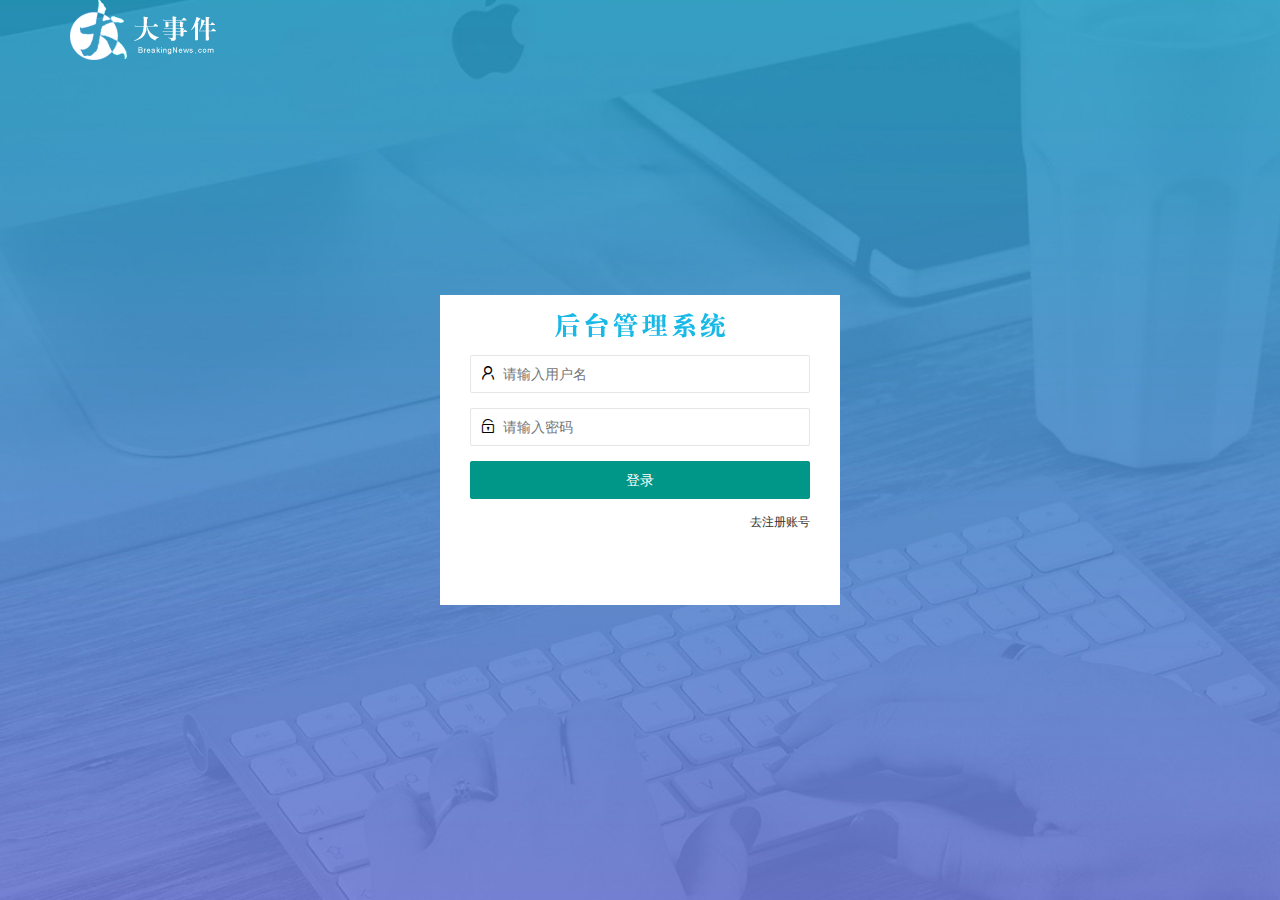
<file: login.html>
<!DOCTYPE html>
<html lang="en">

<head>
    <meta charset="UTF-8">
    <meta http-equiv="X-UA-Compatible" content="IE=edge">
    <meta name="viewport" content="width=device-width, initial-scale=1.0">
    <title>大事件-登录/注册</title>
    <!--  导入layui样式表 -->
    <link rel="stylesheet" href="/assets/lib/layui/css/layui.css">
    <!-- 导入自己的样式表 -->
    <link rel="stylesheet" href="/assets/css/login.css">
</head>

<body>
    <!-- 头部的logo区域 -->
    <div class="layui-main">
        <img src="/assets/images/logo.png" alt="">
    </div>
    <!-- 登录注册区域 -->
    <div class="loginAndRegBox">
        <div class="title-box"></div>
        <!-- 登录区域 -->
        <div class="login-box">
            <form class="layui-form " id="form_login">
                <div class="layui-form-item">
                    <i class="layui-icon layui-icon-username"></i>
                    <input type="text" name="username" required lay-verify="required" placeholder="请输入用户名" autocomplete="off" class="layui-input ">
                </div>
                <div class="layui-form-item">
                    <i class="layui-icon layui-icon-password"></i>
                    <input type="password" name="password" required lay-verify="required|pwd" placeholder="请输入密码" autocomplete="off" class="layui-input">
                </div>
                <div class="layui-form-item">
                    <button class="layui-btn layui-btn-fluid" lay-submit lay-filter="formDemo">登录</button>
                </div>
                <div class="layui-form-item links">
                    <a href="javascript:;" id="link_reg">去注册账号</a>
                </div>
            </form>
        </div>

        <!-- 注册区域 -->
        <div class="reg-box">
            <form class="layui-form " id="form_reg">
                <div class="layui-form-item">
                    <i class="layui-icon layui-icon-username"></i>
                    <input type="text" name="username" required lay-verify="required" placeholder="请输入用户名" autocomplete="off" class="layui-input" id="reg_uname">
                </div>
                <div class="layui-form-item">
                    <i class="layui-icon layui-icon-password"></i>
                    <input type="password" name="password" required lay-verify="required|pwd" placeholder="请输入密码" autocomplete="off" class="layui-input" id="reg_pwd">
                </div>
                <div class="layui-form-item">
                    <i class="layui-icon layui-icon-password"></i>
                    <input type="password" name="repassword" required lay-verify="required|pwd|repwd" placeholder="再次确认密码" autocomplete="off" class="layui-input">
                </div>
                <div class="layui-form-item">
                    <button class="layui-btn layui-btn-fluid" lay-submit lay-filter="formDemo">注册</button>
                </div>
                <div class="layui-form-item links">
                    <a href="javascript:;" id="link_login">去登录</a>
                </div>
            </form>
        </div>

    </div>
    <script src="/assets/lib/layui/layui.all.js"></script>
    <script src="/assets/lib/jquery.js"></script>
    <script src="/assets/js/baseAPI.js"></script>
    <script src="/assets/js/login.js"></script>
</body>

</html>
</file>
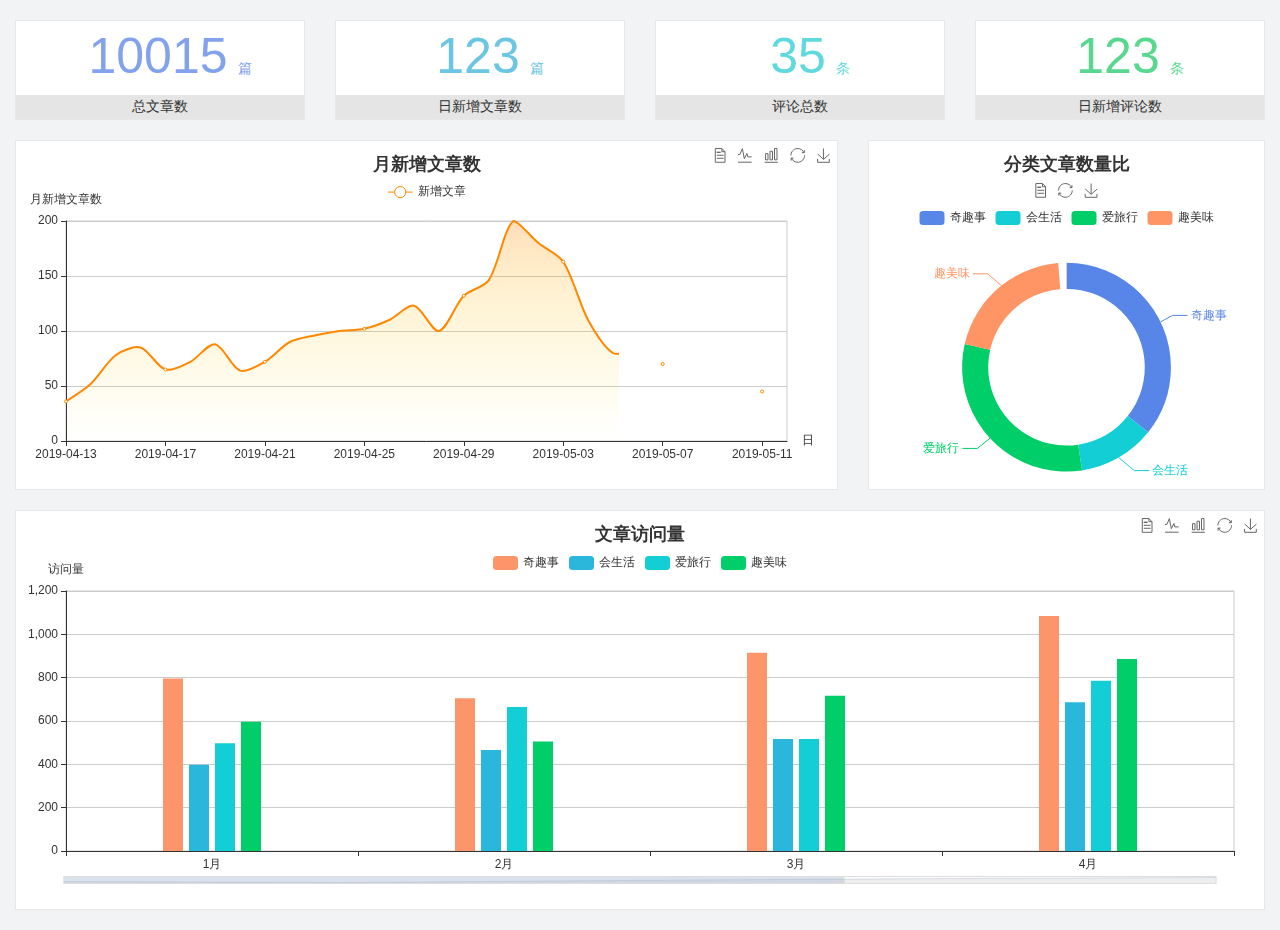
<file: home/dashboard.html>
<!DOCTYPE html>
<html lang="en">

<head>
  <meta charset="UTF-8">
  <meta name="viewport" content="width=device-width, initial-scale=1.0">
  <meta http-equiv="X-UA-Compatible" content="ie=edge">
  <title>图表统计</title>
  <link rel="stylesheet" href="../../assets/lib/bootstrap.css" />
  <link rel="stylesheet" href="../../assets/lib/main.css" />
  <script src="../../assets/lib/jquery.js"></script>
  <script type="text/javascript" src="../../assets/lib/echarts.min.js"></script>
</head>

<body>
  <div class="container-fluid">
    <div class="row spannel_list">
      <div class="col-sm-3 col-xs-6">
        <div class="spannel">
          <em>10015</em><span>篇</span>
          <b>总文章数</b>
        </div>
      </div>
      <div class="col-sm-3 col-xs-6">
        <div class="spannel scolor01">
          <em>123</em><span>篇</span>
          <b>日新增文章数</b>
        </div>
      </div>
      <div class="col-sm-3 col-xs-6">
        <div class="spannel scolor02">
          <em>35</em><span>条</span>
          <b>评论总数</b>
        </div>
      </div>
      <div class="col-sm-3 col-xs-6">
        <div class="spannel scolor03">
          <em>123</em><span>条</span>
          <b>日新增评论数</b>
        </div>
      </div>
    </div>
  </div>

  <div class="container-fluid">
    <div class="row curve-pie">
      <div class="col-lg-8 col-md-8">
        <div class="gragh_pannel" id="curve_show"></div>
      </div>
      <div class="col-lg-4 col-md-4">
        <div class="gragh_pannel" id="pie_show"></div>
      </div>
    </div>
  </div>

  <div class="container-fluid">
    <div class="column_pannel" id="column_show"></div>
  </div>

  <script>
    var oChart = echarts.init(document.getElementById('curve_show'));
    var aList_all = [
      { 'count': 36, 'date': '2019-04-13' },
      { 'count': 52, 'date': '2019-04-14' },
      { 'count': 78, 'date': '2019-04-15' },
      { 'count': 85, 'date': '2019-04-16' },
      { 'count': 65, 'date': '2019-04-17' },
      { 'count': 72, 'date': '2019-04-18' },
      { 'count': 88, 'date': '2019-04-19' },
      { 'count': 64, 'date': '2019-04-20' },
      { 'count': 72, 'date': '2019-04-21' },
      { 'count': 90, 'date': '2019-04-22' },
      { 'count': 96, 'date': '2019-04-23' },
      { 'count': 100, 'date': '2019-04-24' },
      { 'count': 102, 'date': '2019-04-25' },
      { 'count': 110, 'date': '2019-04-26' },
      { 'count': 123, 'date': '2019-04-27' },
      { 'count': 100, 'date': '2019-04-28' },
      { 'count': 132, 'date': '2019-04-29' },
      { 'count': 146, 'date': '2019-04-30' },
      { 'count': 200, 'date': '2019-05-01' },
      { 'count': 180, 'date': '2019-05-02' },
      { 'count': 163, 'date': '2019-05-03' },
      { 'count': 110, 'date': '2019-05-04' },
      { 'count': 80, 'date': '2019-05-05' },
      { 'count': 82, 'date': '2019-05-06' },
      { 'count': 70, 'date': '2019-05-07' },
      { 'count': 65, 'date': '2019-05-08' },
      { 'count': 54, 'date': '2019-05-09' },
      { 'count': 40, 'date': '2019-05-10' },
      { 'count': 45, 'date': '2019-05-11' },
      { 'count': 38, 'date': '2019-05-12' },
    ];

    let aCount = [];
    let aDate = [];

    for (var i = 0; i < aList_all.length; i++) {
      aCount.push(aList_all[i].count);
      aDate.push(aList_all[i].date);
    }

    var chartopt = {
      title: {
        text: '月新增文章数',
        left: 'center',
        top: '10'
      },
      tooltip: {
        trigger: 'axis'
      },
      legend: {
        data: ['新增文章'],
        top: '40'
      },
      toolbox: {
        show: true,
        feature: {
          mark: { show: true },
          dataView: { show: true, readOnly: false },
          magicType: { show: true, type: ['line', 'bar'] },
          restore: { show: true },
          saveAsImage: { show: true }
        }
      },
      calculable: true,
      xAxis: [
        {
          name: '日',
          type: 'category',
          boundaryGap: false,
          data: aDate
        }
      ],
      yAxis: [
        {
          name: '月新增文章数',
          type: 'value'
        }
      ],
      series: [
        {
          name: '新增文章',
          type: 'line',
          smooth: true,
          itemStyle: { normal: { areaStyle: { type: 'default' }, color: '#f80' }, lineStyle: { color: '#f80' } },
          data: aCount
        }],
      areaStyle: {
        normal: {
          color: new echarts.graphic.LinearGradient(0, 0, 0, 1, [{
            offset: 0,
            color: 'rgba(255,136,0,0.39)'
          }, {
            offset: .34,
            color: 'rgba(255,180,0,0.25)'
          }, {
            offset: 1,
            color: 'rgba(255,222,0,0.00)'
          }])

        }
      },
      grid: {
        show: true,
        x: 50,
        x2: 50,
        y: 80,
        height: 220
      }
    };

    oChart.setOption(chartopt);


    var oPie = echarts.init(document.getElementById('pie_show'));
    var oPieopt =
    {
      title: {
        top: 10,
        text: '分类文章数量比',
        x: 'center'
      },
      tooltip: {
        trigger: 'item',
        formatter: "{a} <br/>{b} : {c} ({d}%)"
      },
      color: ['#5885e8', '#13cfd5', '#00ce68', '#ff9565'],
      legend: {
        x: 'center',
        top: 65,
        data: ['奇趣事', '会生活', '爱旅行', '趣美味']
      },
      toolbox: {
        show: true,
        x: 'center',
        top: 35,
        feature: {
          mark: { show: true },
          dataView: { show: true, readOnly: false },
          magicType: {
            show: true,
            type: ['pie', 'funnel'],
            option: {
              funnel: {
                x: '25%',
                width: '50%',
                funnelAlign: 'left',
                max: 1548
              }
            }
          },
          restore: { show: true },
          saveAsImage: { show: true }
        }
      },
      calculable: true,
      series: [
        {
          name: '访问来源',
          type: 'pie',
          radius: ['45%', '60%'],
          center: ['50%', '65%'],
          data: [
            { value: 300, name: '奇趣事' },
            { value: 100, name: '会生活' },
            { value: 260, name: '爱旅行' },
            { value: 180, name: '趣美味' }
          ]
        }
      ]
    };
    oPie.setOption(oPieopt);



    var oColumn = this.echarts.init(document.getElementById('column_show'));
    var oColumnopt =
    {
      title: {
        text: '文章访问量',
        left: 'center',
        top: '10'
      },
      tooltip: {
        trigger: 'axis'
      },
      legend: {
        data: ['奇趣事', '会生活', '爱旅行', '趣美味'],
        top: '40'
      },
      toolbox: {
        show: true,
        feature: {
          mark: { show: true },
          dataView: { show: true, readOnly: false },
          magicType: { show: true, type: ['line', 'bar'] },
          restore: { show: true },
          saveAsImage: { show: true }
        }
      },
      calculable: true,
      xAxis: [
        {
          type: 'category',
          data: ['1月', '2月', '3月', '4月', '5月']
        }
      ],
      yAxis: [
        {
          name: '访问量',
          type: 'value'
        }
      ],
      series: [
        {
          name: '奇趣事',
          type: 'bar',
          barWidth: 20,
          itemStyle: {
            normal: { areaStyle: { type: 'default' }, color: '#fd956a' }
          },
          data: [800, 708, 920, 1090, 1200]
        },
        {
          name: '会生活',
          type: 'bar',
          barWidth: 20,
          itemStyle: {
            normal: { areaStyle: { type: 'default' }, color: '#2bb6db' }
          },
          data: [400, 468, 520, 690, 800]
        },
        {
          name: '爱旅行',
          type: 'bar',
          barWidth: 20,
          itemStyle: {
            normal: { areaStyle: { type: 'default' }, color: '#13cfd5' }
          },
          data: [500, 668, 520, 790, 900]
        },
        {
          name: '趣美味',
          type: 'bar',
          barWidth: 20,
          itemStyle: {
            normal: { areaStyle: { type: 'default' }, color: '#00ce68' }
          },
          data: [600, 508, 720, 890, 1000]
        }
      ],
      grid: {
        show: true,
        x: 50,
        x2: 30,
        y: 80,
        height: 260
      },
      dataZoom: [//给x轴设置滚动条
        {
          start: 0,//默认为0
          end: 100 - 1000 / 31,//默认为100
          type: 'slider',
          show: true,
          xAxisIndex: [0],
          handleSize: 0,//滑动条的 左右2个滑动条的大小
          height: 8,//组件高度
          left: 45, //左边的距离
          right: 50,//右边的距离
          bottom: 26,//右边的距离
          handleColor: '#ddd',//h滑动图标的颜色
          handleStyle: {
            borderColor: "#cacaca",
            borderWidth: "1",
            shadowBlur: 2,
            background: "#ddd",
            shadowColor: "#ddd",
          }
        }]
    };
    oColumn.setOption(oColumnopt);
  </script>
</body>

</html>
</file>
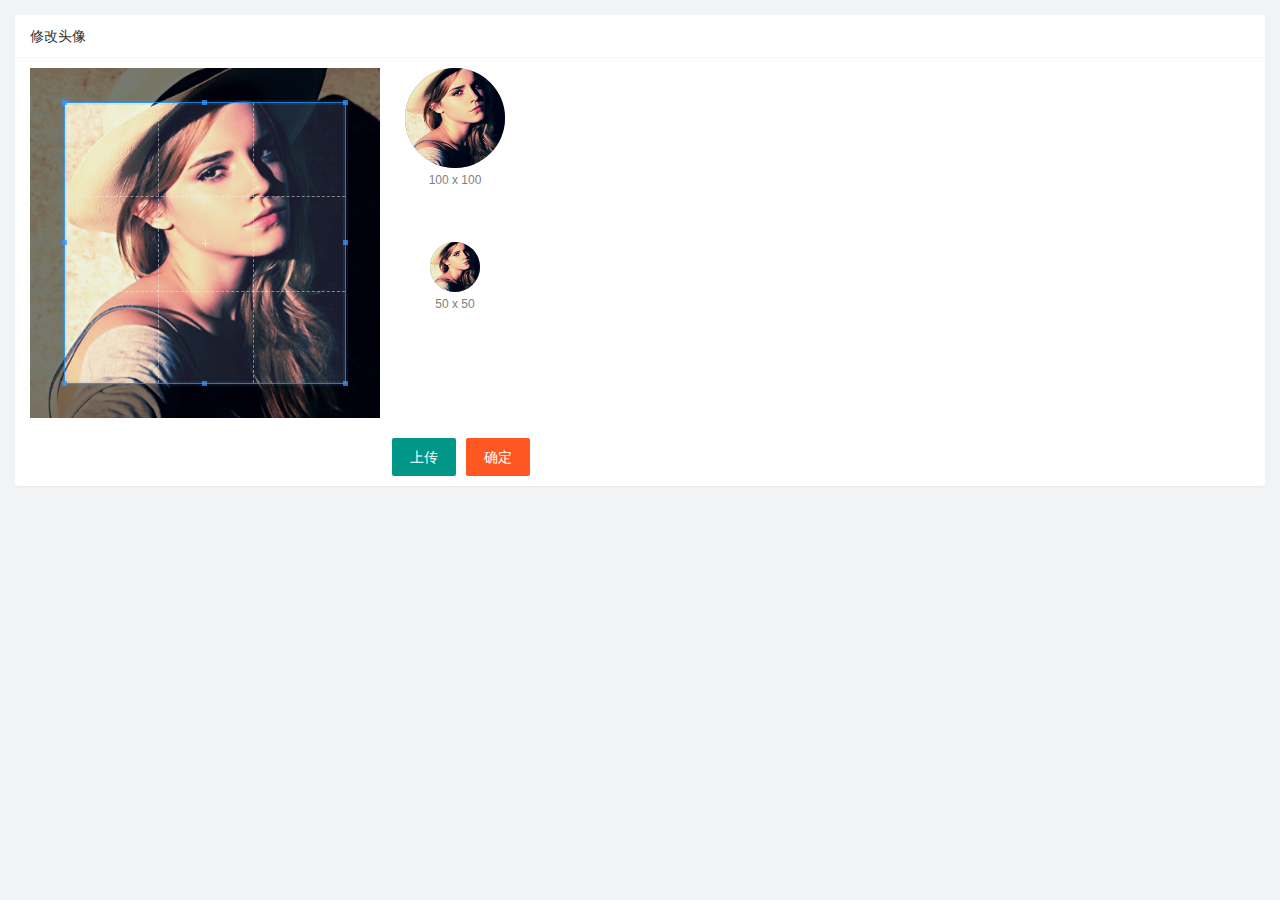
<file: user/user_avatar.html>
<!DOCTYPE html>
<html lang="en">

<head>
    <meta charset="UTF-8">
    <meta http-equiv="X-UA-Compatible" content="IE=edge">
    <meta name="viewport" content="width=device-width, initial-scale=1.0">
    <title>Document</title>
    <link rel="stylesheet" href="/assets/lib/layui/css/layui.css">
    <link rel="stylesheet" href="/assets/lib/cropper/cropper.css">
    <link rel="stylesheet" href="/assets/css/user/user_avatar.css">
</head>

<body>
    <!-- 卡片区域 -->
    <div class="layui-card">
        <div class="layui-card-header">修改头像</div>
        <div class="layui-card-body">
            <!-- 第一行的图片裁剪和预览区域 -->
            <div class="row1">
                <!-- 图片裁剪区域 -->
                <div class="cropper-box">
                    <!-- 这个 img 标签很重要，将来会把它初始化为裁剪区域 -->
                    <img id="image" src="/assets/images/sample.jpg" />
                </div>
                <!-- 图片的预览区域 -->
                <div class="preview-box">
                    <div>
                        <!-- 宽高为 100px 的预览区域 -->
                        <div class="img-preview w100"></div>
                        <p class="size">100 x 100</p>
                    </div>
                    <div>
                        <!-- 宽高为 50px 的预览区域 -->
                        <div class="img-preview w50"></div>
                        <p class="size">50 x 50</p>
                    </div>
                </div>
            </div>

            <!-- 第二行的按钮区域 -->
            <div class="row2">
                <!-- 通过 accept 属性，可以指定，允许用户选择什么类型的文件 -->
                <input type="file" id="file" accept="image/png,image/jpeg" />
                <button type="button" class="layui-btn" id="btnChooseImg">上传</button>
                <button type="button" class="layui-btn layui-btn-danger" id="btnUpload">确定</button>
            </div>
        </div>
    </div>
    <script src="/assets/lib/layui/layui.all.js"></script>
    <script src="/assets/lib/jquery.js"></script>
    <script src="/assets/lib/cropper/Cropper.js"></script>
    <script src="/assets/lib/cropper/jquery-cropper.js"></script>
    <script src="/assets/js/baseAPI.js"></script>
    <script src="/assets/js/user/user_avatar.js"></script>
</body>

</html>
</file>
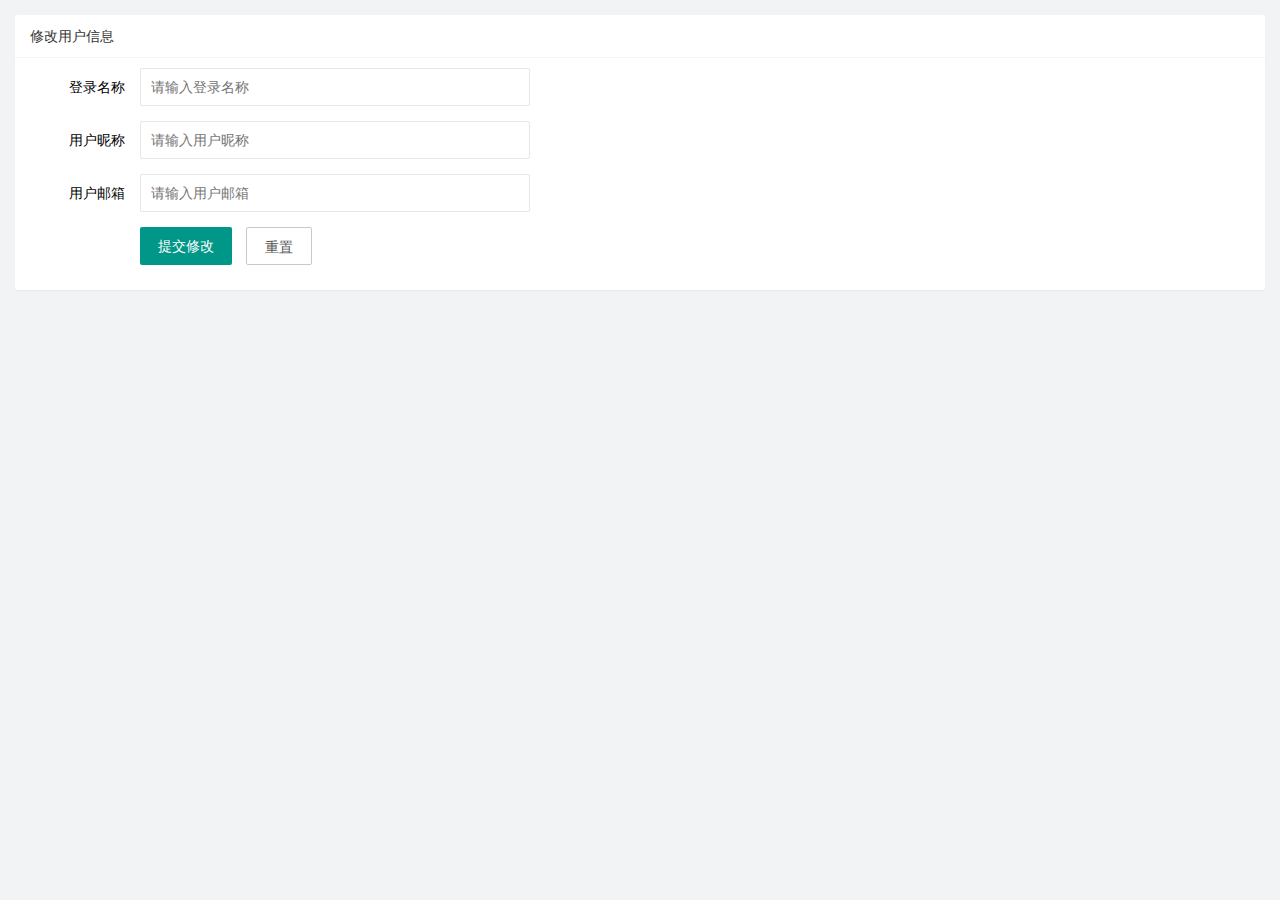
<file: user/user_info.html>
<!DOCTYPE html>
<html lang="en">

<head>
    <meta charset="UTF-8">
    <meta http-equiv="X-UA-Compatible" content="IE=edge">
    <meta name="viewport" content="width=device-width, initial-scale=1.0">
    <title>Document</title>
    <link rel="stylesheet" href="/assets/lib/layui/css/layui.css">
    <link rel="stylesheet" href="/assets/css/user/user_info.css">
</head>

<body>
    <!-- 卡片区域 -->
    <div class="layui-card">
        <div class="layui-card-header">修改用户信息</div>
        <div class="layui-card-body">
            <!-- form表单区域 -->
            <form class="layui-form" lay-filter="formUserInfo">
                <!-- 这是隐藏域 -->
                <input type="hidden" name="id" value="">
                <div class="layui-form-item">
                    <label class="layui-form-label">登录名称</label>
                    <div class="layui-input-block">
                        <input type="text" name="username" required lay-verify="required" placeholder="请输入登录名称" autocomplete="off" class="layui-input" readonly>
                    </div>
                </div>
                <div class="layui-form-item">
                    <label class="layui-form-label">用户昵称</label>
                    <div class="layui-input-block">
                        <input type="text" name="nickname" required lay-verify="required|nickname" placeholder="请输入用户昵称" autocomplete="off" class="layui-input">
                    </div>
                </div>
                <div class="layui-form-item">
                    <label class="layui-form-label">用户邮箱</label>
                    <div class="layui-input-block">
                        <input type="text" name="email" required lay-verify="required|email" placeholder="请输入用户邮箱" autocomplete="off" class="layui-input">
                    </div>
                </div>
                <div class="layui-form-item">
                    <div class="layui-input-block">
                        <button class="layui-btn" lay-submit lay-filter="formDemo">提交修改</button>
                        <button type="reset" class="layui-btn layui-btn-primary" id="btnReset">重置</button>
                    </div>
                </div>
            </form>
        </div>
    </div>
    <script src="/assets/lib/layui/layui.all.js"></script>
    <script src="/assets/lib/jquery.js"></script>
    <script src="/assets/js/baseAPI.js"></script>
    <script src="/assets/js/user/user_info.js"></script>
</body>

</html>
</file>
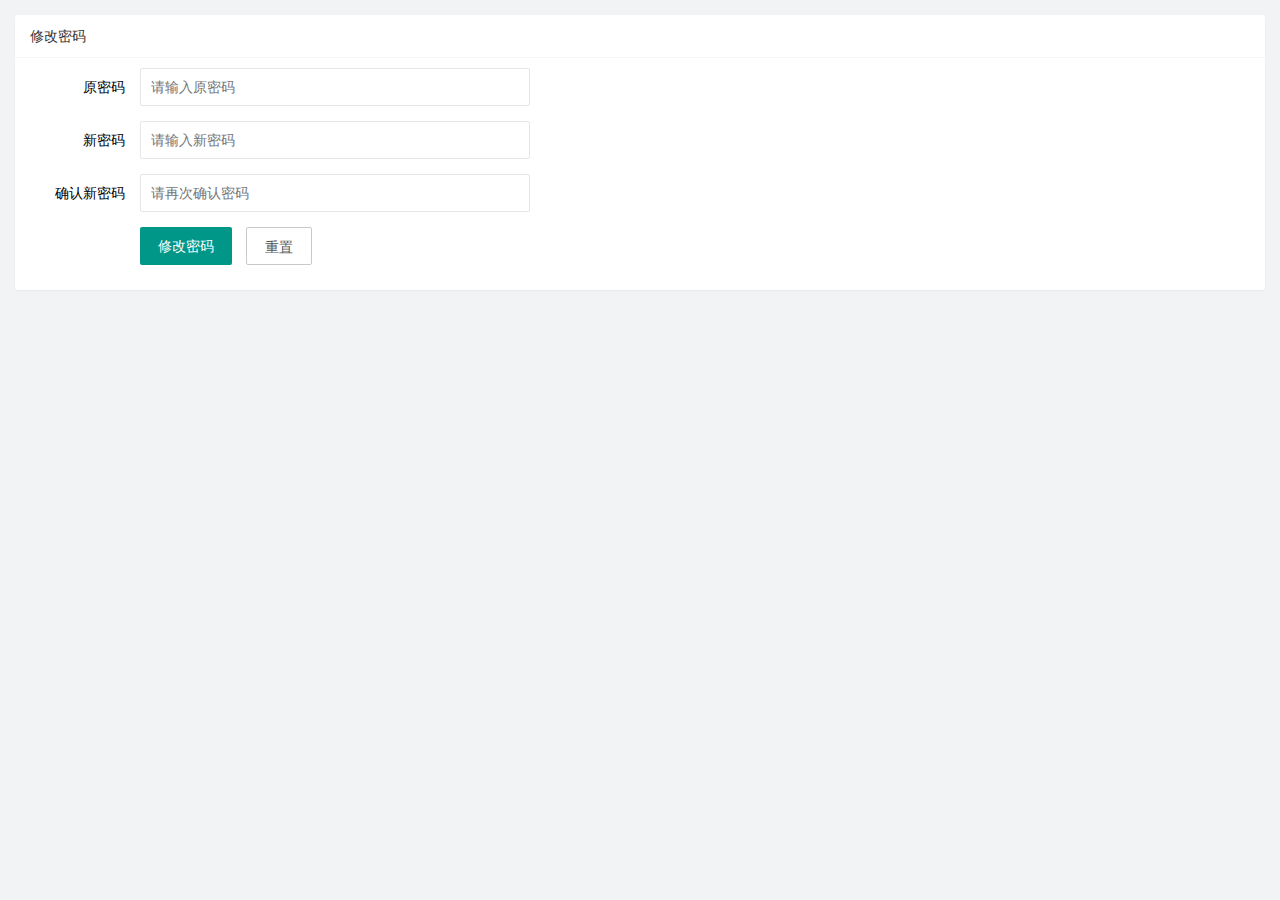
<file: user/user_pwd.html>
<!DOCTYPE html>
<html lang="en">

<head>
    <meta charset="UTF-8">
    <meta http-equiv="X-UA-Compatible" content="IE=edge">
    <meta name="viewport" content="width=device-width, initial-scale=1.0">
    <title>Document</title>
    <link rel="stylesheet" href="/assets/lib/layui/css/layui.css">
    <link rel="stylesheet" href="/assets/css/user/user_pwd.css">
</head>

<body>
    <!-- 卡片区域 -->
    <div class="layui-card">
        <div class="layui-card-header">修改密码</div>
        <div class="layui-card-body">
            <!-- form表单区域 -->
            <form class="layui-form">
                <div class="layui-form-item">
                    <label class="layui-form-label">原密码</label>
                    <div class="layui-input-block">
                        <input type="password" name="oldPwd" required lay-verify="required|pwd" placeholder="请输入原密码" autocomplete="off" class="layui-input">
                    </div>
                </div>
                <div class="layui-form-item">
                    <label class="layui-form-label">新密码</label>
                    <div class="layui-input-block">
                        <input type="password" name="newPwd" required lay-verify="required|pwd|samePwd" placeholder="请输入新密码" autocomplete="off" class="layui-input">
                    </div>
                </div>
                <div class="layui-form-item">
                    <label class="layui-form-label">确认新密码</label>
                    <div class="layui-input-block">
                        <input type="password" name="rePwd" required lay-verify="required|pwd|rePwd" placeholder="请再次确认密码" autocomplete="off" class="layui-input">
                    </div>
                </div>
                <div class="layui-form-item">
                    <div class="layui-input-block">
                        <button class="layui-btn" lay-submit lay-filter="formDemo">修改密码</button>
                        <button type="reset" class="layui-btn layui-btn-primary">重置</button>
                    </div>
                </div>
            </form>
        </div>
    </div>
    <script src="/assets/lib/layui/layui.all.js"></script>
    <script src="/assets/lib/jquery.js"></script>
    <script src="/assets/js/baseAPI.js"></script>
    <script src="/assets/js/user/user_pwd.js"></script>
</body>

</html>
</file>
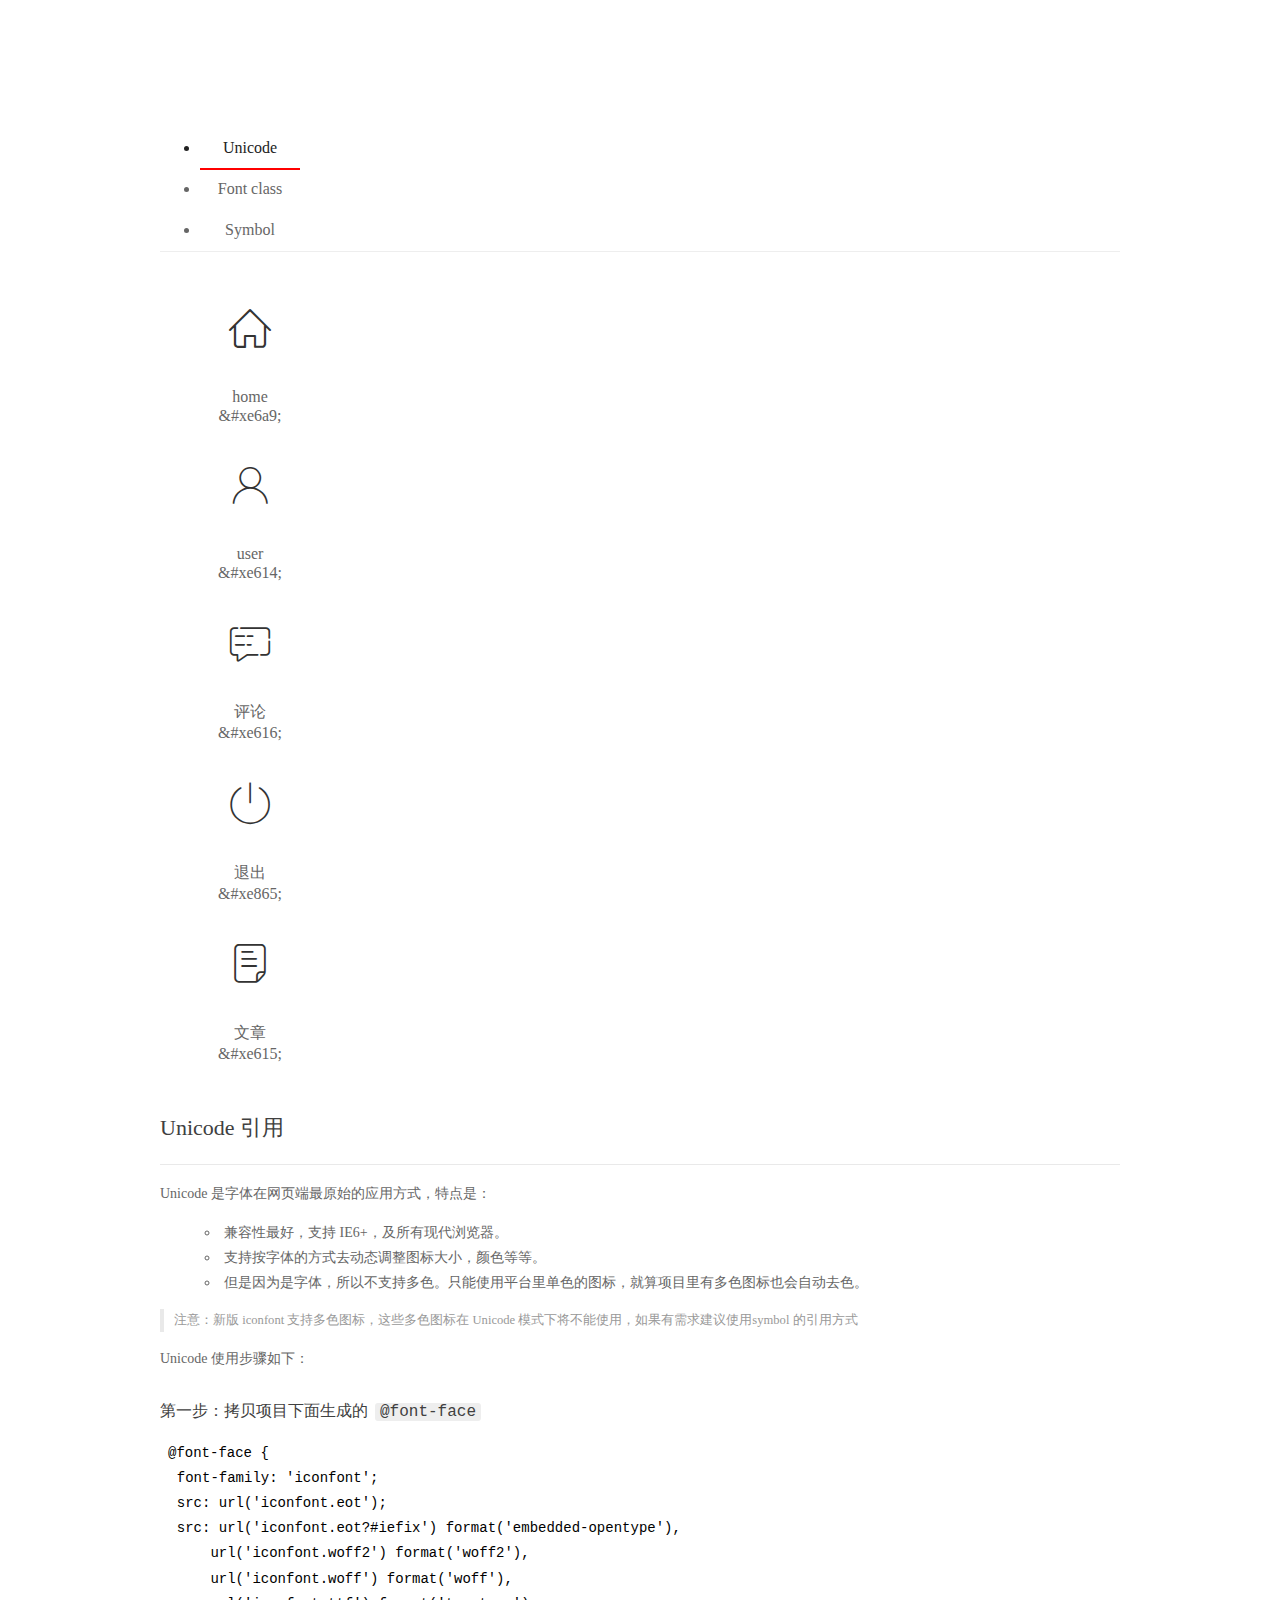
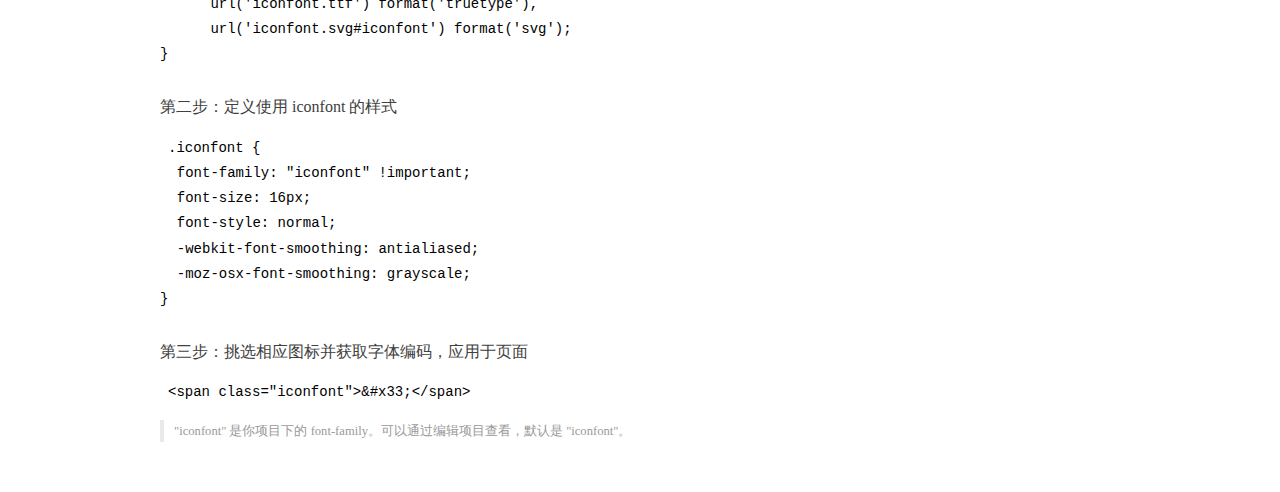
<file: assets/fonts/demo_index.html>
<!DOCTYPE html>
<html>
<head>
  <meta charset="utf-8"/>
  <title>IconFont Demo</title>
  <link rel="shortcut icon" href="https://gtms04.alicdn.com/tps/i4/TB1_oz6GVXXXXaFXpXXJDFnIXXX-64-64.ico" type="image/x-icon"/>
  <link rel="stylesheet" href="https://g.alicdn.com/thx/cube/1.3.2/cube.min.css">
  <link rel="stylesheet" href="demo.css">
  <link rel="stylesheet" href="iconfont.css">
  <script src="iconfont.js"></script>
  <!-- jQuery -->
  <script src="https://a1.alicdn.com/oss/uploads/2018/12/26/7bfddb60-08e8-11e9-9b04-53e73bb6408b.js"></script>
  <!-- 代码高亮 -->
  <script src="https://a1.alicdn.com/oss/uploads/2018/12/26/a3f714d0-08e6-11e9-8a15-ebf944d7534c.js"></script>
</head>
<body>
  <div class="main">
    <h1 class="logo"><a href="https://www.iconfont.cn/" title="iconfont 首页" target="_blank">&#xe86b;</a></h1>
    <div class="nav-tabs">
      <ul id="tabs" class="dib-box">
        <li class="dib active"><span>Unicode</span></li>
        <li class="dib"><span>Font class</span></li>
        <li class="dib"><span>Symbol</span></li>
      </ul>
      
    </div>
    <div class="tab-container">
      <div class="content unicode" style="display: block;">
          <ul class="icon_lists dib-box">
          
            <li class="dib">
              <span class="icon iconfont">&#xe6a9;</span>
                <div class="name">home</div>
                <div class="code-name">&amp;#xe6a9;</div>
              </li>
          
            <li class="dib">
              <span class="icon iconfont">&#xe614;</span>
                <div class="name">user</div>
                <div class="code-name">&amp;#xe614;</div>
              </li>
          
            <li class="dib">
              <span class="icon iconfont">&#xe616;</span>
                <div class="name">评论</div>
                <div class="code-name">&amp;#xe616;</div>
              </li>
          
            <li class="dib">
              <span class="icon iconfont">&#xe865;</span>
                <div class="name">退出</div>
                <div class="code-name">&amp;#xe865;</div>
              </li>
          
            <li class="dib">
              <span class="icon iconfont">&#xe615;</span>
                <div class="name">文章</div>
                <div class="code-name">&amp;#xe615;</div>
              </li>
          
          </ul>
          <div class="article markdown">
          <h2 id="unicode-">Unicode 引用</h2>
          <hr>

          <p>Unicode 是字体在网页端最原始的应用方式，特点是：</p>
          <ul>
            <li>兼容性最好，支持 IE6+，及所有现代浏览器。</li>
            <li>支持按字体的方式去动态调整图标大小，颜色等等。</li>
            <li>但是因为是字体，所以不支持多色。只能使用平台里单色的图标，就算项目里有多色图标也会自动去色。</li>
          </ul>
          <blockquote>
            <p>注意：新版 iconfont 支持多色图标，这些多色图标在 Unicode 模式下将不能使用，如果有需求建议使用symbol 的引用方式</p>
          </blockquote>
          <p>Unicode 使用步骤如下：</p>
          <h3 id="-font-face">第一步：拷贝项目下面生成的 <code>@font-face</code></h3>
<pre><code class="language-css"
>@font-face {
  font-family: 'iconfont';
  src: url('iconfont.eot');
  src: url('iconfont.eot?#iefix') format('embedded-opentype'),
      url('iconfont.woff2') format('woff2'),
      url('iconfont.woff') format('woff'),
      url('iconfont.ttf') format('truetype'),
      url('iconfont.svg#iconfont') format('svg');
}
</code></pre>
          <h3 id="-iconfont-">第二步：定义使用 iconfont 的样式</h3>
<pre><code class="language-css"
>.iconfont {
  font-family: "iconfont" !important;
  font-size: 16px;
  font-style: normal;
  -webkit-font-smoothing: antialiased;
  -moz-osx-font-smoothing: grayscale;
}
</code></pre>
          <h3 id="-">第三步：挑选相应图标并获取字体编码，应用于页面</h3>
<pre>
<code class="language-html"
>&lt;span class="iconfont"&gt;&amp;#x33;&lt;/span&gt;
</code></pre>
          <blockquote>
            <p>"iconfont" 是你项目下的 font-family。可以通过编辑项目查看，默认是 "iconfont"。</p>
          </blockquote>
          </div>
      </div>
      <div class="content font-class">
        <ul class="icon_lists dib-box">
          
          <li class="dib">
            <span class="icon iconfont icon-home"></span>
            <div class="name">
              home
            </div>
            <div class="code-name">.icon-home
            </div>
          </li>
          
          <li class="dib">
            <span class="icon iconfont icon-user"></span>
            <div class="name">
              user
            </div>
            <div class="code-name">.icon-user
            </div>
          </li>
          
          <li class="dib">
            <span class="icon iconfont icon-pinglun"></span>
            <div class="name">
              评论
            </div>
            <div class="code-name">.icon-pinglun
            </div>
          </li>
          
          <li class="dib">
            <span class="icon iconfont icon-tuichu"></span>
            <div class="name">
              退出
            </div>
            <div class="code-name">.icon-tuichu
            </div>
          </li>
          
          <li class="dib">
            <span class="icon iconfont icon-16"></span>
            <div class="name">
              文章
            </div>
            <div class="code-name">.icon-16
            </div>
          </li>
          
        </ul>
        <div class="article markdown">
        <h2 id="font-class-">font-class 引用</h2>
        <hr>

        <p>font-class 是 Unicode 使用方式的一种变种，主要是解决 Unicode 书写不直观，语意不明确的问题。</p>
        <p>与 Unicode 使用方式相比，具有如下特点：</p>
        <ul>
          <li>兼容性良好，支持 IE8+，及所有现代浏览器。</li>
          <li>相比于 Unicode 语意明确，书写更直观。可以很容易分辨这个 icon 是什么。</li>
          <li>因为使用 class 来定义图标，所以当要替换图标时，只需要修改 class 里面的 Unicode 引用。</li>
          <li>不过因为本质上还是使用的字体，所以多色图标还是不支持的。</li>
        </ul>
        <p>使用步骤如下：</p>
        <h3 id="-fontclass-">第一步：引入项目下面生成的 fontclass 代码：</h3>
<pre><code class="language-html">&lt;link rel="stylesheet" href="./iconfont.css"&gt;
</code></pre>
        <h3 id="-">第二步：挑选相应图标并获取类名，应用于页面：</h3>
<pre><code class="language-html">&lt;span class="iconfont icon-xxx"&gt;&lt;/span&gt;
</code></pre>
        <blockquote>
          <p>"
            iconfont" 是你项目下的 font-family。可以通过编辑项目查看，默认是 "iconfont"。</p>
        </blockquote>
      </div>
      </div>
      <div class="content symbol">
          <ul class="icon_lists dib-box">
          
            <li class="dib">
                <svg class="icon svg-icon" aria-hidden="true">
                  <use xlink:href="#icon-home"></use>
                </svg>
                <div class="name">home</div>
                <div class="code-name">#icon-home</div>
            </li>
          
            <li class="dib">
                <svg class="icon svg-icon" aria-hidden="true">
                  <use xlink:href="#icon-user"></use>
                </svg>
                <div class="name">user</div>
                <div class="code-name">#icon-user</div>
            </li>
          
            <li class="dib">
                <svg class="icon svg-icon" aria-hidden="true">
                  <use xlink:href="#icon-pinglun"></use>
                </svg>
                <div class="name">评论</div>
                <div class="code-name">#icon-pinglun</div>
            </li>
          
            <li class="dib">
                <svg class="icon svg-icon" aria-hidden="true">
                  <use xlink:href="#icon-tuichu"></use>
                </svg>
                <div class="name">退出</div>
                <div class="code-name">#icon-tuichu</div>
            </li>
          
            <li class="dib">
                <svg class="icon svg-icon" aria-hidden="true">
                  <use xlink:href="#icon-16"></use>
                </svg>
                <div class="name">文章</div>
                <div class="code-name">#icon-16</div>
            </li>
          
          </ul>
          <div class="article markdown">
          <h2 id="symbol-">Symbol 引用</h2>
          <hr>

          <p>这是一种全新的使用方式，应该说这才是未来的主流，也是平台目前推荐的用法。相关介绍可以参考这篇<a href="">文章</a>
            这种用法其实是做了一个 SVG 的集合，与另外两种相比具有如下特点：</p>
          <ul>
            <li>支持多色图标了，不再受单色限制。</li>
            <li>通过一些技巧，支持像字体那样，通过 <code>font-size</code>, <code>color</code> 来调整样式。</li>
            <li>兼容性较差，支持 IE9+，及现代浏览器。</li>
            <li>浏览器渲染 SVG 的性能一般，还不如 png。</li>
          </ul>
          <p>使用步骤如下：</p>
          <h3 id="-symbol-">第一步：引入项目下面生成的 symbol 代码：</h3>
<pre><code class="language-html">&lt;script src="./iconfont.js"&gt;&lt;/script&gt;
</code></pre>
          <h3 id="-css-">第二步：加入通用 CSS 代码（引入一次就行）：</h3>
<pre><code class="language-html">&lt;style&gt;
.icon {
  width: 1em;
  height: 1em;
  vertical-align: -0.15em;
  fill: currentColor;
  overflow: hidden;
}
&lt;/style&gt;
</code></pre>
          <h3 id="-">第三步：挑选相应图标并获取类名，应用于页面：</h3>
<pre><code class="language-html">&lt;svg class="icon" aria-hidden="true"&gt;
  &lt;use xlink:href="#icon-xxx"&gt;&lt;/use&gt;
&lt;/svg&gt;
</code></pre>
          </div>
      </div>

    </div>
  </div>
  <script>
  $(document).ready(function () {
      $('.tab-container .content:first').show()

      $('#tabs li').click(function (e) {
        var tabContent = $('.tab-container .content')
        var index = $(this).index()

        if ($(this).hasClass('active')) {
          return
        } else {
          $('#tabs li').removeClass('active')
          $(this).addClass('active')

          tabContent.hide().eq(index).fadeIn()
        }
      })
    })
  </script>
</body>
</html>
</file>
<file: assets/lib/layui/css/layui.css>
/** layui-v2.5.5 MIT License By https://www.layui.com */
 .layui-inline,img{display:inline-block;vertical-align:middle}h1,h2,h3,h4,h5,h6{font-weight:400}.layui-edge,.layui-header,.layui-inline,.layui-main{position:relative}.layui-body,.layui-edge,.layui-elip{overflow:hidden}.layui-btn,.layui-edge,.layui-inline,img{vertical-align:middle}.layui-btn,.layui-disabled,.layui-icon,.layui-unselect{-moz-user-select:none;-webkit-user-select:none;-ms-user-select:none}.layui-elip,.layui-form-checkbox span,.layui-form-pane .layui-form-label{text-overflow:ellipsis;white-space:nowrap}.layui-breadcrumb,.layui-tree-btnGroup{visibility:hidden}blockquote,body,button,dd,div,dl,dt,form,h1,h2,h3,h4,h5,h6,input,li,ol,p,pre,td,textarea,th,ul{margin:0;padding:0;-webkit-tap-highlight-color:rgba(0,0,0,0)}a:active,a:hover{outline:0}img{border:none}li{list-style:none}table{border-collapse:collapse;border-spacing:0}h4,h5,h6{font-size:100%}button,input,optgroup,option,select,textarea{font-family:inherit;font-size:inherit;font-style:inherit;font-weight:inherit;outline:0}pre{white-space:pre-wrap;white-space:-moz-pre-wrap;white-space:-pre-wrap;white-space:-o-pre-wrap;word-wrap:break-word}body{line-height:24px;font:14px Helvetica Neue,Helvetica,PingFang SC,Tahoma,Arial,sans-serif}hr{height:1px;margin:10px 0;border:0;clear:both}a{color:#333;text-decoration:none}a:hover{color:#777}a cite{font-style:normal;*cursor:pointer}.layui-border-box,.layui-border-box *{box-sizing:border-box}.layui-box,.layui-box *{box-sizing:content-box}.layui-clear{clear:both;*zoom:1}.layui-clear:after{content:'\20';clear:both;*zoom:1;display:block;height:0}.layui-inline{*display:inline;*zoom:1}.layui-edge{display:inline-block;width:0;height:0;border-width:6px;border-style:dashed;border-color:transparent}.layui-edge-top{top:-4px;border-bottom-color:#999;border-bottom-style:solid}.layui-edge-right{border-left-color:#999;border-left-style:solid}.layui-edge-bottom{top:2px;border-top-color:#999;border-top-style:solid}.layui-edge-left{border-right-color:#999;border-right-style:solid}.layui-disabled,.layui-disabled:hover{color:#d2d2d2!important;cursor:not-allowed!important}.layui-circle{border-radius:100%}.layui-show{display:block!important}.layui-hide{display:none!important}@font-face{font-family:layui-icon;src:url(../font/iconfont.eot?v=250);src:url(../font/iconfont.eot?v=250#iefix) format('embedded-opentype'),url(../font/iconfont.woff2?v=250) format('woff2'),url(../font/iconfont.woff?v=250) format('woff'),url(../font/iconfont.ttf?v=250) format('truetype'),url(../font/iconfont.svg?v=250#layui-icon) format('svg')}.layui-icon{font-family:layui-icon!important;font-size:16px;font-style:normal;-webkit-font-smoothing:antialiased;-moz-osx-font-smoothing:grayscale}.layui-icon-reply-fill:before{content:"\e611"}.layui-icon-set-fill:before{content:"\e614"}.layui-icon-menu-fill:before{content:"\e60f"}.layui-icon-search:before{content:"\e615"}.layui-icon-share:before{content:"\e641"}.layui-icon-set-sm:before{content:"\e620"}.layui-icon-engine:before{content:"\e628"}.layui-icon-close:before{content:"\1006"}.layui-icon-close-fill:before{content:"\1007"}.layui-icon-chart-screen:before{content:"\e629"}.layui-icon-star:before{content:"\e600"}.layui-icon-circle-dot:before{content:"\e617"}.layui-icon-chat:before{content:"\e606"}.layui-icon-release:before{content:"\e609"}.layui-icon-list:before{content:"\e60a"}.layui-icon-chart:before{content:"\e62c"}.layui-icon-ok-circle:before{content:"\1005"}.layui-icon-layim-theme:before{content:"\e61b"}.layui-icon-table:before{content:"\e62d"}.layui-icon-right:before{content:"\e602"}.layui-icon-left:before{content:"\e603"}.layui-icon-cart-simple:before{content:"\e698"}.layui-icon-face-cry:before{content:"\e69c"}.layui-icon-face-smile:before{content:"\e6af"}.layui-icon-survey:before{content:"\e6b2"}.layui-icon-tree:before{content:"\e62e"}.layui-icon-upload-circle:before{content:"\e62f"}.layui-icon-add-circle:before{content:"\e61f"}.layui-icon-download-circle:before{content:"\e601"}.layui-icon-templeate-1:before{content:"\e630"}.layui-icon-util:before{content:"\e631"}.layui-icon-face-surprised:before{content:"\e664"}.layui-icon-edit:before{content:"\e642"}.layui-icon-speaker:before{content:"\e645"}.layui-icon-down:before{content:"\e61a"}.layui-icon-file:before{content:"\e621"}.layui-icon-layouts:before{content:"\e632"}.layui-icon-rate-half:before{content:"\e6c9"}.layui-icon-add-circle-fine:before{content:"\e608"}.layui-icon-prev-circle:before{content:"\e633"}.layui-icon-read:before{content:"\e705"}.layui-icon-404:before{content:"\e61c"}.layui-icon-carousel:before{content:"\e634"}.layui-icon-help:before{content:"\e607"}.layui-icon-code-circle:before{content:"\e635"}.layui-icon-water:before{content:"\e636"}.layui-icon-username:before{content:"\e66f"}.layui-icon-find-fill:before{content:"\e670"}.layui-icon-about:before{content:"\e60b"}.layui-icon-location:before{content:"\e715"}.layui-icon-up:before{content:"\e619"}.layui-icon-pause:before{content:"\e651"}.layui-icon-date:before{content:"\e637"}.layui-icon-layim-uploadfile:before{content:"\e61d"}.layui-icon-delete:before{content:"\e640"}.layui-icon-play:before{content:"\e652"}.layui-icon-top:before{content:"\e604"}.layui-icon-friends:before{content:"\e612"}.layui-icon-refresh-3:before{content:"\e9aa"}.layui-icon-ok:before{content:"\e605"}.layui-icon-layer:before{content:"\e638"}.layui-icon-face-smile-fine:before{content:"\e60c"}.layui-icon-dollar:before{content:"\e659"}.layui-icon-group:before{content:"\e613"}.layui-icon-layim-download:before{content:"\e61e"}.layui-icon-picture-fine:before{content:"\e60d"}.layui-icon-link:before{content:"\e64c"}.layui-icon-diamond:before{content:"\e735"}.layui-icon-log:before{content:"\e60e"}.layui-icon-rate-solid:before{content:"\e67a"}.layui-icon-fonts-del:before{content:"\e64f"}.layui-icon-unlink:before{content:"\e64d"}.layui-icon-fonts-clear:before{content:"\e639"}.layui-icon-triangle-r:before{content:"\e623"}.layui-icon-circle:before{content:"\e63f"}.layui-icon-radio:before{content:"\e643"}.layui-icon-align-center:before{content:"\e647"}.layui-icon-align-right:before{content:"\e648"}.layui-icon-align-left:before{content:"\e649"}.layui-icon-loading-1:before{content:"\e63e"}.layui-icon-return:before{content:"\e65c"}.layui-icon-fonts-strong:before{content:"\e62b"}.layui-icon-upload:before{content:"\e67c"}.layui-icon-dialogue:before{content:"\e63a"}.layui-icon-video:before{content:"\e6ed"}.layui-icon-headset:before{content:"\e6fc"}.layui-icon-cellphone-fine:before{content:"\e63b"}.layui-icon-add-1:before{content:"\e654"}.layui-icon-face-smile-b:before{content:"\e650"}.layui-icon-fonts-html:before{content:"\e64b"}.layui-icon-form:before{content:"\e63c"}.layui-icon-cart:before{content:"\e657"}.layui-icon-camera-fill:before{content:"\e65d"}.layui-icon-tabs:before{content:"\e62a"}.layui-icon-fonts-code:before{content:"\e64e"}.layui-icon-fire:before{content:"\e756"}.layui-icon-set:before{content:"\e716"}.layui-icon-fonts-u:before{content:"\e646"}.layui-icon-triangle-d:before{content:"\e625"}.layui-icon-tips:before{content:"\e702"}.layui-icon-picture:before{content:"\e64a"}.layui-icon-more-vertical:before{content:"\e671"}.layui-icon-flag:before{content:"\e66c"}.layui-icon-loading:before{content:"\e63d"}.layui-icon-fonts-i:before{content:"\e644"}.layui-icon-refresh-1:before{content:"\e666"}.layui-icon-rmb:before{content:"\e65e"}.layui-icon-home:before{content:"\e68e"}.layui-icon-user:before{content:"\e770"}.layui-icon-notice:before{content:"\e667"}.layui-icon-login-weibo:before{content:"\e675"}.layui-icon-voice:before{content:"\e688"}.layui-icon-upload-drag:before{content:"\e681"}.layui-icon-login-qq:before{content:"\e676"}.layui-icon-snowflake:before{content:"\e6b1"}.layui-icon-file-b:before{content:"\e655"}.layui-icon-template:before{content:"\e663"}.layui-icon-auz:before{content:"\e672"}.layui-icon-console:before{content:"\e665"}.layui-icon-app:before{content:"\e653"}.layui-icon-prev:before{content:"\e65a"}.layui-icon-website:before{content:"\e7ae"}.layui-icon-next:before{content:"\e65b"}.layui-icon-component:before{content:"\e857"}.layui-icon-more:before{content:"\e65f"}.layui-icon-login-wechat:before{content:"\e677"}.layui-icon-shrink-right:before{content:"\e668"}.layui-icon-spread-left:before{content:"\e66b"}.layui-icon-camera:before{content:"\e660"}.layui-icon-note:before{content:"\e66e"}.layui-icon-refresh:before{content:"\e669"}.layui-icon-female:before{content:"\e661"}.layui-icon-male:before{content:"\e662"}.layui-icon-password:before{content:"\e673"}.layui-icon-senior:before{content:"\e674"}.layui-icon-theme:before{content:"\e66a"}.layui-icon-tread:before{content:"\e6c5"}.layui-icon-praise:before{content:"\e6c6"}.layui-icon-star-fill:before{content:"\e658"}.layui-icon-rate:before{content:"\e67b"}.layui-icon-template-1:before{content:"\e656"}.layui-icon-vercode:before{content:"\e679"}.layui-icon-cellphone:before{content:"\e678"}.layui-icon-screen-full:before{content:"\e622"}.layui-icon-screen-restore:before{content:"\e758"}.layui-icon-cols:before{content:"\e610"}.layui-icon-export:before{content:"\e67d"}.layui-icon-print:before{content:"\e66d"}.layui-icon-slider:before{content:"\e714"}.layui-icon-addition:before{content:"\e624"}.layui-icon-subtraction:before{content:"\e67e"}.layui-icon-service:before{content:"\e626"}.layui-icon-transfer:before{content:"\e691"}.layui-main{width:1140px;margin:0 auto}.layui-header{z-index:1000;height:60px}.layui-header a:hover{transition:all .5s;-webkit-transition:all .5s}.layui-side{position:fixed;left:0;top:0;bottom:0;z-index:999;width:200px;overflow-x:hidden}.layui-side-scroll{position:relative;width:220px;height:100%;overflow-x:hidden}.layui-body{position:absolute;left:200px;right:0;top:0;bottom:0;z-index:998;width:auto;overflow-y:auto;box-sizing:border-box}.layui-layout-body{overflow:hidden}.layui-layout-admin .layui-header{background-color:#23262E}.layui-layout-admin .layui-side{top:60px;width:200px;overflow-x:hidden}.layui-layout-admin .layui-body{position:fixed;top:60px;bottom:44px}.layui-layout-admin .layui-main{width:auto;margin:0 15px}.layui-layout-admin .layui-footer{position:fixed;left:200px;right:0;bottom:0;height:44px;line-height:44px;padding:0 15px;background-color:#eee}.layui-layout-admin .layui-logo{position:absolute;left:0;top:0;width:200px;height:100%;line-height:60px;text-align:center;color:#009688;font-size:16px}.layui-layout-admin .layui-header .layui-nav{background:0 0}.layui-layout-left{position:absolute!important;left:200px;top:0}.layui-layout-right{position:absolute!important;right:0;top:0}.layui-container{position:relative;margin:0 auto;padding:0 15px;box-sizing:border-box}.layui-fluid{position:relative;margin:0 auto;padding:0 15px}.layui-row:after,.layui-row:before{content:'';display:block;clear:both}.layui-col-lg1,.layui-col-lg10,.layui-col-lg11,.layui-col-lg12,.layui-col-lg2,.layui-col-lg3,.layui-col-lg4,.layui-col-lg5,.layui-col-lg6,.layui-col-lg7,.layui-col-lg8,.layui-col-lg9,.layui-col-md1,.layui-col-md10,.layui-col-md11,.layui-col-md12,.layui-col-md2,.layui-col-md3,.layui-col-md4,.layui-col-md5,.layui-col-md6,.layui-col-md7,.layui-col-md8,.layui-col-md9,.layui-col-sm1,.layui-col-sm10,.layui-col-sm11,.layui-col-sm12,.layui-col-sm2,.layui-col-sm3,.layui-col-sm4,.layui-col-sm5,.layui-col-sm6,.layui-col-sm7,.layui-col-sm8,.layui-col-sm9,.layui-col-xs1,.layui-col-xs10,.layui-col-xs11,.layui-col-xs12,.layui-col-xs2,.layui-col-xs3,.layui-col-xs4,.layui-col-xs5,.layui-col-xs6,.layui-col-xs7,.layui-col-xs8,.layui-col-xs9{position:relative;display:block;box-sizing:border-box}.layui-col-xs1,.layui-col-xs10,.layui-col-xs11,.layui-col-xs12,.layui-col-xs2,.layui-col-xs3,.layui-col-xs4,.layui-col-xs5,.layui-col-xs6,.layui-col-xs7,.layui-col-xs8,.layui-col-xs9{float:left}.layui-col-xs1{width:8.33333333%}.layui-col-xs2{width:16.66666667%}.layui-col-xs3{width:25%}.layui-col-xs4{width:33.33333333%}.layui-col-xs5{width:41.66666667%}.layui-col-xs6{width:50%}.layui-col-xs7{width:58.33333333%}.layui-col-xs8{width:66.66666667%}.layui-col-xs9{width:75%}.layui-col-xs10{width:83.33333333%}.layui-col-xs11{width:91.66666667%}.layui-col-xs12{width:100%}.layui-col-xs-offset1{margin-left:8.33333333%}.layui-col-xs-offset2{margin-left:16.66666667%}.layui-col-xs-offset3{margin-left:25%}.layui-col-xs-offset4{margin-left:33.33333333%}.layui-col-xs-offset5{margin-left:41.66666667%}.layui-col-xs-offset6{margin-left:50%}.layui-col-xs-offset7{margin-left:58.33333333%}.layui-col-xs-offset8{margin-left:66.66666667%}.layui-col-xs-offset9{margin-left:75%}.layui-col-xs-offset10{margin-left:83.33333333%}.layui-col-xs-offset11{margin-left:91.66666667%}.layui-col-xs-offset12{margin-left:100%}@media screen and (max-width:768px){.layui-hide-xs{display:none!important}.layui-show-xs-block{display:block!important}.layui-show-xs-inline{display:inline!important}.layui-show-xs-inline-block{display:inline-block!important}}@media screen and (min-width:768px){.layui-container{width:750px}.layui-hide-sm{display:none!important}.layui-show-sm-block{display:block!important}.layui-show-sm-inline{display:inline!important}.layui-show-sm-inline-block{display:inline-block!important}.layui-col-sm1,.layui-col-sm10,.layui-col-sm11,.layui-col-sm12,.layui-col-sm2,.layui-col-sm3,.layui-col-sm4,.layui-col-sm5,.layui-col-sm6,.layui-col-sm7,.layui-col-sm8,.layui-col-sm9{float:left}.layui-col-sm1{width:8.33333333%}.layui-col-sm2{width:16.66666667%}.layui-col-sm3{width:25%}.layui-col-sm4{width:33.33333333%}.layui-col-sm5{width:41.66666667%}.layui-col-sm6{width:50%}.layui-col-sm7{width:58.33333333%}.layui-col-sm8{width:66.66666667%}.layui-col-sm9{width:75%}.layui-col-sm10{width:83.33333333%}.layui-col-sm11{width:91.66666667%}.layui-col-sm12{width:100%}.layui-col-sm-offset1{margin-left:8.33333333%}.layui-col-sm-offset2{margin-left:16.66666667%}.layui-col-sm-offset3{margin-left:25%}.layui-col-sm-offset4{margin-left:33.33333333%}.layui-col-sm-offset5{margin-left:41.66666667%}.layui-col-sm-offset6{margin-left:50%}.layui-col-sm-offset7{margin-left:58.33333333%}.layui-col-sm-offset8{margin-left:66.66666667%}.layui-col-sm-offset9{margin-left:75%}.layui-col-sm-offset10{margin-left:83.33333333%}.layui-col-sm-offset11{margin-left:91.66666667%}.layui-col-sm-offset12{margin-left:100%}}@media screen and (min-width:992px){.layui-container{width:970px}.layui-hide-md{display:none!important}.layui-show-md-block{display:block!important}.layui-show-md-inline{display:inline!important}.layui-show-md-inline-block{display:inline-block!important}.layui-col-md1,.layui-col-md10,.layui-col-md11,.layui-col-md12,.layui-col-md2,.layui-col-md3,.layui-col-md4,.layui-col-md5,.layui-col-md6,.layui-col-md7,.layui-col-md8,.layui-col-md9{float:left}.layui-col-md1{width:8.33333333%}.layui-col-md2{width:16.66666667%}.layui-col-md3{width:25%}.layui-col-md4{width:33.33333333%}.layui-col-md5{width:41.66666667%}.layui-col-md6{width:50%}.layui-col-md7{width:58.33333333%}.layui-col-md8{width:66.66666667%}.layui-col-md9{width:75%}.layui-col-md10{width:83.33333333%}.layui-col-md11{width:91.66666667%}.layui-col-md12{width:100%}.layui-col-md-offset1{margin-left:8.33333333%}.layui-col-md-offset2{margin-left:16.66666667%}.layui-col-md-offset3{margin-left:25%}.layui-col-md-offset4{margin-left:33.33333333%}.layui-col-md-offset5{margin-left:41.66666667%}.layui-col-md-offset6{margin-left:50%}.layui-col-md-offset7{margin-left:58.33333333%}.layui-col-md-offset8{margin-left:66.66666667%}.layui-col-md-offset9{margin-left:75%}.layui-col-md-offset10{margin-left:83.33333333%}.layui-col-md-offset11{margin-left:91.66666667%}.layui-col-md-offset12{margin-left:100%}}@media screen and (min-width:1200px){.layui-container{width:1170px}.layui-hide-lg{display:none!important}.layui-show-lg-block{display:block!important}.layui-show-lg-inline{display:inline!important}.layui-show-lg-inline-block{display:inline-block!important}.layui-col-lg1,.layui-col-lg10,.layui-col-lg11,.layui-col-lg12,.layui-col-lg2,.layui-col-lg3,.layui-col-lg4,.layui-col-lg5,.layui-col-lg6,.layui-col-lg7,.layui-col-lg8,.layui-col-lg9{float:left}.layui-col-lg1{width:8.33333333%}.layui-col-lg2{width:16.66666667%}.layui-col-lg3{width:25%}.layui-col-lg4{width:33.33333333%}.layui-col-lg5{width:41.66666667%}.layui-col-lg6{width:50%}.layui-col-lg7{width:58.33333333%}.layui-col-lg8{width:66.66666667%}.layui-col-lg9{width:75%}.layui-col-lg10{width:83.33333333%}.layui-col-lg11{width:91.66666667%}.layui-col-lg12{width:100%}.layui-col-lg-offset1{margin-left:8.33333333%}.layui-col-lg-offset2{margin-left:16.66666667%}.layui-col-lg-offset3{margin-left:25%}.layui-col-lg-offset4{margin-left:33.33333333%}.layui-col-lg-offset5{margin-left:41.66666667%}.layui-col-lg-offset6{margin-left:50%}.layui-col-lg-offset7{margin-left:58.33333333%}.layui-col-lg-offset8{margin-left:66.66666667%}.layui-col-lg-offset9{margin-left:75%}.layui-col-lg-offset10{margin-left:83.33333333%}.layui-col-lg-offset11{margin-left:91.66666667%}.layui-col-lg-offset12{margin-left:100%}}.layui-col-space1{margin:-.5px}.layui-col-space1>*{padding:.5px}.layui-col-space3{margin:-1.5px}.layui-col-space3>*{padding:1.5px}.layui-col-space5{margin:-2.5px}.layui-col-space5>*{padding:2.5px}.layui-col-space8{margin:-3.5px}.layui-col-space8>*{padding:3.5px}.layui-col-space10{margin:-5px}.layui-col-space10>*{padding:5px}.layui-col-space12{margin:-6px}.layui-col-space12>*{padding:6px}.layui-col-space15{margin:-7.5px}.layui-col-space15>*{padding:7.5px}.layui-col-space18{margin:-9px}.layui-col-space18>*{padding:9px}.layui-col-space20{margin:-10px}.layui-col-space20>*{padding:10px}.layui-col-space22{margin:-11px}.layui-col-space22>*{padding:11px}.layui-col-space25{margin:-12.5px}.layui-col-space25>*{padding:12.5px}.layui-col-space30{margin:-15px}.layui-col-space30>*{padding:15px}.layui-btn,.layui-input,.layui-select,.layui-textarea,.layui-upload-button{outline:0;-webkit-appearance:none;transition:all .3s;-webkit-transition:all .3s;box-sizing:border-box}.layui-elem-quote{margin-bottom:10px;padding:15px;line-height:22px;border-left:5px solid #009688;border-radius:0 2px 2px 0;background-color:#f2f2f2}.layui-quote-nm{border-style:solid;border-width:1px 1px 1px 5px;background:0 0}.layui-elem-field{margin-bottom:10px;padding:0;border-width:1px;border-style:solid}.layui-elem-field legend{margin-left:20px;padding:0 10px;font-size:20px;font-weight:300}.layui-field-title{margin:10px 0 20px;border-width:1px 0 0}.layui-field-box{padding:10px 15px}.layui-field-title .layui-field-box{padding:10px 0}.layui-progress{position:relative;height:6px;border-radius:20px;background-color:#e2e2e2}.layui-progress-bar{position:absolute;left:0;top:0;width:0;max-width:100%;height:6px;border-radius:20px;text-align:right;background-color:#5FB878;transition:all .3s;-webkit-transition:all .3s}.layui-progress-big,.layui-progress-big .layui-progress-bar{height:18px;line-height:18px}.layui-progress-text{position:relative;top:-20px;line-height:18px;font-size:12px;color:#666}.layui-progress-big .layui-progress-text{position:static;padding:0 10px;color:#fff}.layui-collapse{border-width:1px;border-style:solid;border-radius:2px}.layui-colla-content,.layui-colla-item{border-top-width:1px;border-top-style:solid}.layui-colla-item:first-child{border-top:none}.layui-colla-title{position:relative;height:42px;line-height:42px;padding:0 15px 0 35px;color:#333;background-color:#f2f2f2;cursor:pointer;font-size:14px;overflow:hidden}.layui-colla-content{display:none;padding:10px 15px;line-height:22px;color:#666}.layui-colla-icon{position:absolute;left:15px;top:0;font-size:14px}.layui-card{margin-bottom:15px;border-radius:2px;background-color:#fff;box-shadow:0 1px 2px 0 rgba(0,0,0,.05)}.layui-card:last-child{margin-bottom:0}.layui-card-header{position:relative;height:42px;line-height:42px;padding:0 15px;border-bottom:1px solid #f6f6f6;color:#333;border-radius:2px 2px 0 0;font-size:14px}.layui-bg-black,.layui-bg-blue,.layui-bg-cyan,.layui-bg-green,.layui-bg-orange,.layui-bg-red{color:#fff!important}.layui-card-body{position:relative;padding:10px 15px;line-height:24px}.layui-card-body[pad15]{padding:15px}.layui-card-body[pad20]{padding:20px}.layui-card-body .layui-table{margin:5px 0}.layui-card .layui-tab{margin:0}.layui-panel-window{position:relative;padding:15px;border-radius:0;border-top:5px solid #E6E6E6;background-color:#fff}.layui-auxiliar-moving{position:fixed;left:0;right:0;top:0;bottom:0;width:100%;height:100%;background:0 0;z-index:9999999999}.layui-form-label,.layui-form-mid,.layui-form-select,.layui-input-block,.layui-input-inline,.layui-textarea{position:relative}.layui-bg-red{background-color:#FF5722!important}.layui-bg-orange{background-color:#FFB800!important}.layui-bg-green{background-color:#009688!important}.layui-bg-cyan{background-color:#2F4056!important}.layui-bg-blue{background-color:#1E9FFF!important}.layui-bg-black{background-color:#393D49!important}.layui-bg-gray{background-color:#eee!important;color:#666!important}.layui-badge-rim,.layui-colla-content,.layui-colla-item,.layui-collapse,.layui-elem-field,.layui-form-pane .layui-form-item[pane],.layui-form-pane .layui-form-label,.layui-input,.layui-layedit,.layui-layedit-tool,.layui-quote-nm,.layui-select,.layui-tab-bar,.layui-tab-card,.layui-tab-title,.layui-tab-title .layui-this:after,.layui-textarea{border-color:#e6e6e6}.layui-timeline-item:before,hr{background-color:#e6e6e6}.layui-text{line-height:22px;font-size:14px;color:#666}.layui-text h1,.layui-text h2,.layui-text h3{font-weight:500;color:#333}.layui-text h1{font-size:30px}.layui-text h2{font-size:24px}.layui-text h3{font-size:18px}.layui-text a:not(.layui-btn){color:#01AAED}.layui-text a:not(.layui-btn):hover{text-decoration:underline}.layui-text ul{padding:5px 0 5px 15px}.layui-text ul li{margin-top:5px;list-style-type:disc}.layui-text em,.layui-word-aux{color:#999!important;padding:0 5px!important}.layui-btn{display:inline-block;height:38px;line-height:38px;padding:0 18px;background-color:#009688;color:#fff;white-space:nowrap;text-align:center;font-size:14px;border:none;border-radius:2px;cursor:pointer}.layui-btn:hover{opacity:.8;filter:alpha(opacity=80);color:#fff}.layui-btn:active{opacity:1;filter:alpha(opacity=100)}.layui-btn+.layui-btn{margin-left:10px}.layui-btn-container{font-size:0}.layui-btn-container .layui-btn{margin-right:10px;margin-bottom:10px}.layui-btn-container .layui-btn+.layui-btn{margin-left:0}.layui-table .layui-btn-container .layui-btn{margin-bottom:9px}.layui-btn-radius{border-radius:100px}.layui-btn .layui-icon{margin-right:3px;font-size:18px;vertical-align:bottom;vertical-align:middle\9}.layui-btn-primary{border:1px solid #C9C9C9;background-color:#fff;color:#555}.layui-btn-primary:hover{border-color:#009688;color:#333}.layui-btn-normal{background-color:#1E9FFF}.layui-btn-warm{background-color:#FFB800}.layui-btn-danger{background-color:#FF5722}.layui-btn-checked{background-color:#5FB878}.layui-btn-disabled,.layui-btn-disabled:active,.layui-btn-disabled:hover{border:1px solid #e6e6e6;background-color:#FBFBFB;color:#C9C9C9;cursor:not-allowed;opacity:1}.layui-btn-lg{height:44px;line-height:44px;padding:0 25px;font-size:16px}.layui-btn-sm{height:30px;line-height:30px;padding:0 10px;font-size:12px}.layui-btn-sm i{font-size:16px!important}.layui-btn-xs{height:22px;line-height:22px;padding:0 5px;font-size:12px}.layui-btn-xs i{font-size:14px!important}.layui-btn-group{display:inline-block;vertical-align:middle;font-size:0}.layui-btn-group .layui-btn{margin-left:0!important;margin-right:0!important;border-left:1px solid rgba(255,255,255,.5);border-radius:0}.layui-btn-group .layui-btn-primary{border-left:none}.layui-btn-group .layui-btn-primary:hover{border-color:#C9C9C9;color:#009688}.layui-btn-group .layui-btn:first-child{border-left:none;border-radius:2px 0 0 2px}.layui-btn-group .layui-btn-primary:first-child{border-left:1px solid #c9c9c9}.layui-btn-group .layui-btn:last-child{border-radius:0 2px 2px 0}.layui-btn-group .layui-btn+.layui-btn{margin-left:0}.layui-btn-group+.layui-btn-group{margin-left:10px}.layui-btn-fluid{width:100%}.layui-input,.layui-select,.layui-textarea{height:38px;line-height:1.3;line-height:38px\9;border-width:1px;border-style:solid;background-color:#fff;border-radius:2px}.layui-input::-webkit-input-placeholder,.layui-select::-webkit-input-placeholder,.layui-textarea::-webkit-input-placeholder{line-height:1.3}.layui-input,.layui-textarea{display:block;width:100%;padding-left:10px}.layui-input:hover,.layui-textarea:hover{border-color:#D2D2D2!important}.layui-input:focus,.layui-textarea:focus{border-color:#C9C9C9!important}.layui-textarea{min-height:100px;height:auto;line-height:20px;padding:6px 10px;resize:vertical}.layui-select{padding:0 10px}.layui-form input[type=checkbox],.layui-form input[type=radio],.layui-form select{display:none}.layui-form [lay-ignore]{display:initial}.layui-form-item{margin-bottom:15px;clear:both;*zoom:1}.layui-form-item:after{content:'\20';clear:both;*zoom:1;display:block;height:0}.layui-form-label{float:left;display:block;padding:9px 15px;width:80px;font-weight:400;line-height:20px;text-align:right}.layui-form-label-col{display:block;float:none;padding:9px 0;line-height:20px;text-align:left}.layui-form-item .layui-inline{margin-bottom:5px;margin-right:10px}.layui-input-block{margin-left:110px;min-height:36px}.layui-input-inline{display:inline-block;vertical-align:middle}.layui-form-item .layui-input-inline{float:left;width:190px;margin-right:10px}.layui-form-text .layui-input-inline{width:auto}.layui-form-mid{float:left;display:block;padding:9px 0!important;line-height:20px;margin-right:10px}.layui-form-danger+.layui-form-select .layui-input,.layui-form-danger:focus{border-color:#FF5722!important}.layui-form-select .layui-input{padding-right:30px;cursor:pointer}.layui-form-select .layui-edge{position:absolute;right:10px;top:50%;margin-top:-3px;cursor:pointer;border-width:6px;border-top-color:#c2c2c2;border-top-style:solid;transition:all .3s;-webkit-transition:all .3s}.layui-form-select dl{display:none;position:absolute;left:0;top:42px;padding:5px 0;z-index:899;min-width:100%;border:1px solid #d2d2d2;max-height:300px;overflow-y:auto;background-color:#fff;border-radius:2px;box-shadow:0 2px 4px rgba(0,0,0,.12);box-sizing:border-box}.layui-form-select dl dd,.layui-form-select dl dt{padding:0 10px;line-height:36px;white-space:nowrap;overflow:hidden;text-overflow:ellipsis}.layui-form-select dl dt{font-size:12px;color:#999}.layui-form-select dl dd{cursor:pointer}.layui-form-select dl dd:hover{background-color:#f2f2f2;-webkit-transition:.5s all;transition:.5s all}.layui-form-select .layui-select-group dd{padding-left:20px}.layui-form-select dl dd.layui-select-tips{padding-left:10px!important;color:#999}.layui-form-select dl dd.layui-this{background-color:#5FB878;color:#fff}.layui-form-checkbox,.layui-form-select dl dd.layui-disabled{background-color:#fff}.layui-form-selected dl{display:block}.layui-form-checkbox,.layui-form-checkbox *,.layui-form-switch{display:inline-block;vertical-align:middle}.layui-form-selected .layui-edge{margin-top:-9px;-webkit-transform:rotate(180deg);transform:rotate(180deg);margin-top:-3px\9}:root .layui-form-selected .layui-edge{margin-top:-9px\0/IE9}.layui-form-selectup dl{top:auto;bottom:42px}.layui-select-none{margin:5px 0;text-align:center;color:#999}.layui-select-disabled .layui-disabled{border-color:#eee!important}.layui-select-disabled .layui-edge{border-top-color:#d2d2d2}.layui-form-checkbox{position:relative;height:30px;line-height:30px;margin-right:10px;padding-right:30px;cursor:pointer;font-size:0;-webkit-transition:.1s linear;transition:.1s linear;box-sizing:border-box}.layui-form-checkbox span{padding:0 10px;height:100%;font-size:14px;border-radius:2px 0 0 2px;background-color:#d2d2d2;color:#fff;overflow:hidden}.layui-form-checkbox:hover span{background-color:#c2c2c2}.layui-form-checkbox i{position:absolute;right:0;top:0;width:30px;height:28px;border:1px solid #d2d2d2;border-left:none;border-radius:0 2px 2px 0;color:#fff;font-size:20px;text-align:center}.layui-form-checkbox:hover i{border-color:#c2c2c2;color:#c2c2c2}.layui-form-checked,.layui-form-checked:hover{border-color:#5FB878}.layui-form-checked span,.layui-form-checked:hover span{background-color:#5FB878}.layui-form-checked i,.layui-form-checked:hover i{color:#5FB878}.layui-form-item .layui-form-checkbox{margin-top:4px}.layui-form-checkbox[lay-skin=primary]{height:auto!important;line-height:normal!important;min-width:18px;min-height:18px;border:none!important;margin-right:0;padding-left:28px;padding-right:0;background:0 0}.layui-form-checkbox[lay-skin=primary] span{padding-left:0;padding-right:15px;line-height:18px;background:0 0;color:#666}.layui-form-checkbox[lay-skin=primary] i{right:auto;left:0;width:16px;height:16px;line-height:16px;border:1px solid #d2d2d2;font-size:12px;border-radius:2px;background-color:#fff;-webkit-transition:.1s linear;transition:.1s linear}.layui-form-checkbox[lay-skin=primary]:hover i{border-color:#5FB878;color:#fff}.layui-form-checked[lay-skin=primary] i{border-color:#5FB878!important;background-color:#5FB878;color:#fff}.layui-checkbox-disbaled[lay-skin=primary] span{background:0 0!important;color:#c2c2c2}.layui-checkbox-disbaled[lay-skin=primary]:hover i{border-color:#d2d2d2}.layui-form-item .layui-form-checkbox[lay-skin=primary]{margin-top:10px}.layui-form-switch{position:relative;height:22px;line-height:22px;min-width:35px;padding:0 5px;margin-top:8px;border:1px solid #d2d2d2;border-radius:20px;cursor:pointer;background-color:#fff;-webkit-transition:.1s linear;transition:.1s linear}.layui-form-switch i{position:absolute;left:5px;top:3px;width:16px;height:16px;border-radius:20px;background-color:#d2d2d2;-webkit-transition:.1s linear;transition:.1s linear}.layui-form-switch em{position:relative;top:0;width:25px;margin-left:21px;padding:0!important;text-align:center!important;color:#999!important;font-style:normal!important;font-size:12px}.layui-form-onswitch{border-color:#5FB878;background-color:#5FB878}.layui-checkbox-disbaled,.layui-checkbox-disbaled i{border-color:#e2e2e2!important}.layui-form-onswitch i{left:100%;margin-left:-21px;background-color:#fff}.layui-form-onswitch em{margin-left:5px;margin-right:21px;color:#fff!important}.layui-checkbox-disbaled span{background-color:#e2e2e2!important}.layui-checkbox-disbaled:hover i{color:#fff!important}[lay-radio]{display:none}.layui-form-radio,.layui-form-radio *{display:inline-block;vertical-align:middle}.layui-form-radio{line-height:28px;margin:6px 10px 0 0;padding-right:10px;cursor:pointer;font-size:0}.layui-form-radio *{font-size:14px}.layui-form-radio>i{margin-right:8px;font-size:22px;color:#c2c2c2}.layui-form-radio>i:hover,.layui-form-radioed>i{color:#5FB878}.layui-radio-disbaled>i{color:#e2e2e2!important}.layui-form-pane .layui-form-label{width:110px;padding:8px 15px;height:38px;line-height:20px;border-width:1px;border-style:solid;border-radius:2px 0 0 2px;text-align:center;background-color:#FBFBFB;overflow:hidden;box-sizing:border-box}.layui-form-pane .layui-input-inline{margin-left:-1px}.layui-form-pane .layui-input-block{margin-left:110px;left:-1px}.layui-form-pane .layui-input{border-radius:0 2px 2px 0}.layui-form-pane .layui-form-text .layui-form-label{float:none;width:100%;border-radius:2px;box-sizing:border-box;text-align:left}.layui-form-pane .layui-form-text .layui-input-inline{display:block;margin:0;top:-1px;clear:both}.layui-form-pane .layui-form-text .layui-input-block{margin:0;left:0;top:-1px}.layui-form-pane .layui-form-text .layui-textarea{min-height:100px;border-radius:0 0 2px 2px}.layui-form-pane .layui-form-checkbox{margin:4px 0 4px 10px}.layui-form-pane .layui-form-radio,.layui-form-pane .layui-form-switch{margin-top:6px;margin-left:10px}.layui-form-pane .layui-form-item[pane]{position:relative;border-width:1px;border-style:solid}.layui-form-pane .layui-form-item[pane] .layui-form-label{position:absolute;left:0;top:0;height:100%;border-width:0 1px 0 0}.layui-form-pane .layui-form-item[pane] .layui-input-inline{margin-left:110px}@media screen and (max-width:450px){.layui-form-item .layui-form-label{text-overflow:ellipsis;overflow:hidden;white-space:nowrap}.layui-form-item .layui-inline{display:block;margin-right:0;margin-bottom:20px;clear:both}.layui-form-item .layui-inline:after{content:'\20';clear:both;display:block;height:0}.layui-form-item .layui-input-inline{display:block;float:none;left:-3px;width:auto;margin:0 0 10px 112px}.layui-form-item .layui-input-inline+.layui-form-mid{margin-left:110px;top:-5px;padding:0}.layui-form-item .layui-form-checkbox{margin-right:5px;margin-bottom:5px}}.layui-layedit{border-width:1px;border-style:solid;border-radius:2px}.layui-layedit-tool{padding:3px 5px;border-bottom-width:1px;border-bottom-style:solid;font-size:0}.layedit-tool-fixed{position:fixed;top:0;border-top:1px solid #e2e2e2}.layui-layedit-tool .layedit-tool-mid,.layui-layedit-tool .layui-icon{display:inline-block;vertical-align:middle;text-align:center;font-size:14px}.layui-layedit-tool .layui-icon{position:relative;width:32px;height:30px;line-height:30px;margin:3px 5px;color:#777;cursor:pointer;border-radius:2px}.layui-layedit-tool .layui-icon:hover{color:#393D49}.layui-layedit-tool .layui-icon:active{color:#000}.layui-layedit-tool .layedit-tool-active{background-color:#e2e2e2;color:#000}.layui-layedit-tool .layui-disabled,.layui-layedit-tool .layui-disabled:hover{color:#d2d2d2;cursor:not-allowed}.layui-layedit-tool .layedit-tool-mid{width:1px;height:18px;margin:0 10px;background-color:#d2d2d2}.layedit-tool-html{width:50px!important;font-size:30px!important}.layedit-tool-b,.layedit-tool-code,.layedit-tool-help{font-size:16px!important}.layedit-tool-d,.layedit-tool-face,.layedit-tool-image,.layedit-tool-unlink{font-size:18px!important}.layedit-tool-image input{position:absolute;font-size:0;left:0;top:0;width:100%;height:100%;opacity:.01;filter:Alpha(opacity=1);cursor:pointer}.layui-layedit-iframe iframe{display:block;width:100%}#LAY_layedit_code{overflow:hidden}.layui-laypage{display:inline-block;*display:inline;*zoom:1;vertical-align:middle;margin:10px 0;font-size:0}.layui-laypage>a:first-child,.layui-laypage>a:first-child em{border-radius:2px 0 0 2px}.layui-laypage>a:last-child,.layui-laypage>a:last-child em{border-radius:0 2px 2px 0}.layui-laypage>:first-child{margin-left:0!important}.layui-laypage>:last-child{margin-right:0!important}.layui-laypage a,.layui-laypage button,.layui-laypage input,.layui-laypage select,.layui-laypage span{border:1px solid #e2e2e2}.layui-laypage a,.layui-laypage span{display:inline-block;*display:inline;*zoom:1;vertical-align:middle;padding:0 15px;height:28px;line-height:28px;margin:0 -1px 5px 0;background-color:#fff;color:#333;font-size:12px}.layui-flow-more a *,.layui-laypage input,.layui-table-view select[lay-ignore]{display:inline-block}.layui-laypage a:hover{color:#009688}.layui-laypage em{font-style:normal}.layui-laypage .layui-laypage-spr{color:#999;font-weight:700}.layui-laypage a{text-decoration:none}.layui-laypage .layui-laypage-curr{position:relative}.layui-laypage .layui-laypage-curr em{position:relative;color:#fff}.layui-laypage .layui-laypage-curr .layui-laypage-em{position:absolute;left:-1px;top:-1px;padding:1px;width:100%;height:100%;background-color:#009688}.layui-laypage-em{border-radius:2px}.layui-laypage-next em,.layui-laypage-prev em{font-family:Sim sun;font-size:16px}.layui-laypage .layui-laypage-count,.layui-laypage .layui-laypage-limits,.layui-laypage .layui-laypage-refresh,.layui-laypage .layui-laypage-skip{margin-left:10px;margin-right:10px;padding:0;border:none}.layui-laypage .layui-laypage-limits,.layui-laypage .layui-laypage-refresh{vertical-align:top}.layui-laypage .layui-laypage-refresh i{font-size:18px;cursor:pointer}.layui-laypage select{height:22px;padding:3px;border-radius:2px;cursor:pointer}.layui-laypage .layui-laypage-skip{height:30px;line-height:30px;color:#999}.layui-laypage button,.layui-laypage input{height:30px;line-height:30px;border-radius:2px;vertical-align:top;background-color:#fff;box-sizing:border-box}.layui-laypage input{width:40px;margin:0 10px;padding:0 3px;text-align:center}.layui-laypage input:focus,.layui-laypage select:focus{border-color:#009688!important}.layui-laypage button{margin-left:10px;padding:0 10px;cursor:pointer}.layui-table,.layui-table-view{margin:10px 0}.layui-flow-more{margin:10px 0;text-align:center;color:#999;font-size:14px}.layui-flow-more a{height:32px;line-height:32px}.layui-flow-more a *{vertical-align:top}.layui-flow-more a cite{padding:0 20px;border-radius:3px;background-color:#eee;color:#333;font-style:normal}.layui-flow-more a cite:hover{opacity:.8}.layui-flow-more a i{font-size:30px;color:#737383}.layui-table{width:100%;background-color:#fff;color:#666}.layui-table tr{transition:all .3s;-webkit-transition:all .3s}.layui-table th{text-align:left;font-weight:400}.layui-table tbody tr:hover,.layui-table thead tr,.layui-table-click,.layui-table-header,.layui-table-hover,.layui-table-mend,.layui-table-patch,.layui-table-tool,.layui-table-total,.layui-table-total tr,.layui-table[lay-even] tr:nth-child(even){background-color:#f2f2f2}.layui-table td,.layui-table th,.layui-table-col-set,.layui-table-fixed-r,.layui-table-grid-down,.layui-table-header,.layui-table-page,.layui-table-tips-main,.layui-table-tool,.layui-table-total,.layui-table-view,.layui-table[lay-skin=line],.layui-table[lay-skin=row]{border-width:1px;border-style:solid;border-color:#e6e6e6}.layui-table td,.layui-table th{position:relative;padding:9px 15px;min-height:20px;line-height:20px;font-size:14px}.layui-table[lay-skin=line] td,.layui-table[lay-skin=line] th{border-width:0 0 1px}.layui-table[lay-skin=row] td,.layui-table[lay-skin=row] th{border-width:0 1px 0 0}.layui-table[lay-skin=nob] td,.layui-table[lay-skin=nob] th{border:none}.layui-table img{max-width:100px}.layui-table[lay-size=lg] td,.layui-table[lay-size=lg] th{padding:15px 30px}.layui-table-view .layui-table[lay-size=lg] .layui-table-cell{height:40px;line-height:40px}.layui-table[lay-size=sm] td,.layui-table[lay-size=sm] th{font-size:12px;padding:5px 10px}.layui-table-view .layui-table[lay-size=sm] .layui-table-cell{height:20px;line-height:20px}.layui-table[lay-data]{display:none}.layui-table-box{position:relative;overflow:hidden}.layui-table-view .layui-table{position:relative;width:auto;margin:0}.layui-table-view .layui-table[lay-skin=line]{border-width:0 1px 0 0}.layui-table-view .layui-table[lay-skin=row]{border-width:0 0 1px}.layui-table-view .layui-table td,.layui-table-view .layui-table th{padding:5px 0;border-top:none;border-left:none}.layui-table-view .layui-table th.layui-unselect .layui-table-cell span{cursor:pointer}.layui-table-view .layui-table td{cursor:default}.layui-table-view .layui-table td[data-edit=text]{cursor:text}.layui-table-view .layui-form-checkbox[lay-skin=primary] i{width:18px;height:18px}.layui-table-view .layui-form-radio{line-height:0;padding:0}.layui-table-view .layui-form-radio>i{margin:0;font-size:20px}.layui-table-init{position:absolute;left:0;top:0;width:100%;height:100%;text-align:center;z-index:110}.layui-table-init .layui-icon{position:absolute;left:50%;top:50%;margin:-15px 0 0 -15px;font-size:30px;color:#c2c2c2}.layui-table-header{border-width:0 0 1px;overflow:hidden}.layui-table-header .layui-table{margin-bottom:-1px}.layui-table-tool .layui-inline[lay-event]{position:relative;width:26px;height:26px;padding:5px;line-height:16px;margin-right:10px;text-align:center;color:#333;border:1px solid #ccc;cursor:pointer;-webkit-transition:.5s all;transition:.5s all}.layui-table-tool .layui-inline[lay-event]:hover{border:1px solid #999}.layui-table-tool-temp{padding-right:120px}.layui-table-tool-self{position:absolute;right:17px;top:10px}.layui-table-tool .layui-table-tool-self .layui-inline[lay-event]{margin:0 0 0 10px}.layui-table-tool-panel{position:absolute;top:29px;left:-1px;padding:5px 0;min-width:150px;min-height:40px;border:1px solid #d2d2d2;text-align:left;overflow-y:auto;background-color:#fff;box-shadow:0 2px 4px rgba(0,0,0,.12)}.layui-table-cell,.layui-table-tool-panel li{overflow:hidden;text-overflow:ellipsis;white-space:nowrap}.layui-table-tool-panel li{padding:0 10px;line-height:30px;-webkit-transition:.5s all;transition:.5s all}.layui-table-tool-panel li .layui-form-checkbox[lay-skin=primary]{width:100%;padding-left:28px}.layui-table-tool-panel li:hover{background-color:#f2f2f2}.layui-table-tool-panel li .layui-form-checkbox[lay-skin=primary] i{position:absolute;left:0;top:0}.layui-table-tool-panel li .layui-form-checkbox[lay-skin=primary] span{padding:0}.layui-table-tool .layui-table-tool-self .layui-table-tool-panel{left:auto;right:-1px}.layui-table-col-set{position:absolute;right:0;top:0;width:20px;height:100%;border-width:0 0 0 1px;background-color:#fff}.layui-table-sort{width:10px;height:20px;margin-left:5px;cursor:pointer!important}.layui-table-sort .layui-edge{position:absolute;left:5px;border-width:5px}.layui-table-sort .layui-table-sort-asc{top:3px;border-top:none;border-bottom-style:solid;border-bottom-color:#b2b2b2}.layui-table-sort .layui-table-sort-asc:hover{border-bottom-color:#666}.layui-table-sort .layui-table-sort-desc{bottom:5px;border-bottom:none;border-top-style:solid;border-top-color:#b2b2b2}.layui-table-sort .layui-table-sort-desc:hover{border-top-color:#666}.layui-table-sort[lay-sort=asc] .layui-table-sort-asc{border-bottom-color:#000}.layui-table-sort[lay-sort=desc] .layui-table-sort-desc{border-top-color:#000}.layui-table-cell{height:28px;line-height:28px;padding:0 15px;position:relative;box-sizing:border-box}.layui-table-cell .layui-form-checkbox[lay-skin=primary]{top:-1px;padding:0}.layui-table-cell .layui-table-link{color:#01AAED}.laytable-cell-checkbox,.laytable-cell-numbers,.laytable-cell-radio,.laytable-cell-space{padding:0;text-align:center}.layui-table-body{position:relative;overflow:auto;margin-right:-1px;margin-bottom:-1px}.layui-table-body .layui-none{line-height:26px;padding:15px;text-align:center;color:#999}.layui-table-fixed{position:absolute;left:0;top:0;z-index:101}.layui-table-fixed .layui-table-body{overflow:hidden}.layui-table-fixed-l{box-shadow:0 -1px 8px rgba(0,0,0,.08)}.layui-table-fixed-r{left:auto;right:-1px;border-width:0 0 0 1px;box-shadow:-1px 0 8px rgba(0,0,0,.08)}.layui-table-fixed-r .layui-table-header{position:relative;overflow:visible}.layui-table-mend{position:absolute;right:-49px;top:0;height:100%;width:50px}.layui-table-tool{position:relative;z-index:890;width:100%;min-height:50px;line-height:30px;padding:10px 15px;border-width:0 0 1px}.layui-table-tool .layui-btn-container{margin-bottom:-10px}.layui-table-page,.layui-table-total{border-width:1px 0 0;margin-bottom:-1px;overflow:hidden}.layui-table-page{position:relative;width:100%;padding:7px 7px 0;height:41px;font-size:12px;white-space:nowrap}.layui-table-page>div{height:26px}.layui-table-page .layui-laypage{margin:0}.layui-table-page .layui-laypage a,.layui-table-page .layui-laypage span{height:26px;line-height:26px;margin-bottom:10px;border:none;background:0 0}.layui-table-page .layui-laypage a,.layui-table-page .layui-laypage span.layui-laypage-curr{padding:0 12px}.layui-table-page .layui-laypage span{margin-left:0;padding:0}.layui-table-page .layui-laypage .layui-laypage-prev{margin-left:-7px!important}.layui-table-page .layui-laypage .layui-laypage-curr .layui-laypage-em{left:0;top:0;padding:0}.layui-table-page .layui-laypage button,.layui-table-page .layui-laypage input{height:26px;line-height:26px}.layui-table-page .layui-laypage input{width:40px}.layui-table-page .layui-laypage button{padding:0 10px}.layui-table-page select{height:18px}.layui-table-patch .layui-table-cell{padding:0;width:30px}.layui-table-edit{position:absolute;left:0;top:0;width:100%;height:100%;padding:0 14px 1px;border-radius:0;box-shadow:1px 1px 20px rgba(0,0,0,.15)}.layui-table-edit:focus{border-color:#5FB878!important}select.layui-table-edit{padding:0 0 0 10px;border-color:#C9C9C9}.layui-table-view .layui-form-checkbox,.layui-table-view .layui-form-radio,.layui-table-view .layui-form-switch{top:0;margin:0;box-sizing:content-box}.layui-table-view .layui-form-checkbox{top:-1px;height:26px;line-height:26px}.layui-table-view .layui-form-checkbox i{height:26px}.layui-table-grid .layui-table-cell{overflow:visible}.layui-table-grid-down{position:absolute;top:0;right:0;width:26px;height:100%;padding:5px 0;border-width:0 0 0 1px;text-align:center;background-color:#fff;color:#999;cursor:pointer}.layui-table-grid-down .layui-icon{position:absolute;top:50%;left:50%;margin:-8px 0 0 -8px}.layui-table-grid-down:hover{background-color:#fbfbfb}body .layui-table-tips .layui-layer-content{background:0 0;padding:0;box-shadow:0 1px 6px rgba(0,0,0,.12)}.layui-table-tips-main{margin:-44px 0 0 -1px;max-height:150px;padding:8px 15px;font-size:14px;overflow-y:scroll;background-color:#fff;color:#666}.layui-table-tips-c{position:absolute;right:-3px;top:-13px;width:20px;height:20px;padding:3px;cursor:pointer;background-color:#666;border-radius:50%;color:#fff}.layui-table-tips-c:hover{background-color:#777}.layui-table-tips-c:before{position:relative;right:-2px}.layui-upload-file{display:none!important;opacity:.01;filter:Alpha(opacity=1)}.layui-upload-drag,.layui-upload-form,.layui-upload-wrap{display:inline-block}.layui-upload-list{margin:10px 0}.layui-upload-choose{padding:0 10px;color:#999}.layui-upload-drag{position:relative;padding:30px;border:1px dashed #e2e2e2;background-color:#fff;text-align:center;cursor:pointer;color:#999}.layui-upload-drag .layui-icon{font-size:50px;color:#009688}.layui-upload-drag[lay-over]{border-color:#009688}.layui-upload-iframe{position:absolute;width:0;height:0;border:0;visibility:hidden}.layui-upload-wrap{position:relative;vertical-align:middle}.layui-upload-wrap .layui-upload-file{display:block!important;position:absolute;left:0;top:0;z-index:10;font-size:100px;width:100%;height:100%;opacity:.01;filter:Alpha(opacity=1);cursor:pointer}.layui-transfer-active,.layui-transfer-box{display:inline-block;vertical-align:middle}.layui-transfer-box,.layui-transfer-header,.layui-transfer-search{border-width:0;border-style:solid;border-color:#e6e6e6}.layui-transfer-box{position:relative;border-width:1px;width:200px;height:360px;border-radius:2px;background-color:#fff}.layui-transfer-box .layui-form-checkbox{width:100%;margin:0!important}.layui-transfer-header{height:38px;line-height:38px;padding:0 10px;border-bottom-width:1px}.layui-transfer-search{position:relative;padding:10px;border-bottom-width:1px}.layui-transfer-search .layui-input{height:32px;padding-left:30px;font-size:12px}.layui-transfer-search .layui-icon-search{position:absolute;left:20px;top:50%;margin-top:-8px;color:#666}.layui-transfer-active{margin:0 15px}.layui-transfer-active .layui-btn{display:block;margin:0;padding:0 15px;background-color:#5FB878;border-color:#5FB878;color:#fff}.layui-transfer-active .layui-btn-disabled{background-color:#FBFBFB;border-color:#e6e6e6;color:#C9C9C9}.layui-transfer-active .layui-btn:first-child{margin-bottom:15px}.layui-transfer-active .layui-btn .layui-icon{margin:0;font-size:14px!important}.layui-transfer-data{padding:5px 0;overflow:auto}.layui-transfer-data li{height:32px;line-height:32px;padding:0 10px}.layui-transfer-data li:hover{background-color:#f2f2f2;transition:.5s all}.layui-transfer-data .layui-none{padding:15px 10px;text-align:center;color:#999}.layui-nav{position:relative;padding:0 20px;background-color:#393D49;color:#fff;border-radius:2px;font-size:0;box-sizing:border-box}.layui-nav *{font-size:14px}.layui-nav .layui-nav-item{position:relative;display:inline-block;*display:inline;*zoom:1;vertical-align:middle;line-height:60px}.layui-nav .layui-nav-item a{display:block;padding:0 20px;color:#fff;color:rgba(255,255,255,.7);transition:all .3s;-webkit-transition:all .3s}.layui-nav .layui-this:after,.layui-nav-bar,.layui-nav-tree .layui-nav-itemed:after{position:absolute;left:0;top:0;width:0;height:5px;background-color:#5FB878;transition:all .2s;-webkit-transition:all .2s}.layui-nav-bar{z-index:1000}.layui-nav .layui-nav-item a:hover,.layui-nav .layui-this a{color:#fff}.layui-nav .layui-this:after{content:'';top:auto;bottom:0;width:100%}.layui-nav-img{width:30px;height:30px;margin-right:10px;border-radius:50%}.layui-nav .layui-nav-more{content:'';width:0;height:0;border-style:solid dashed dashed;border-color:#fff transparent transparent;overflow:hidden;cursor:pointer;transition:all .2s;-webkit-transition:all .2s;position:absolute;top:50%;right:3px;margin-top:-3px;border-width:6px;border-top-color:rgba(255,255,255,.7)}.layui-nav .layui-nav-mored,.layui-nav-itemed>a .layui-nav-more{margin-top:-9px;border-style:dashed dashed solid;border-color:transparent transparent #fff}.layui-nav-child{display:none;position:absolute;left:0;top:65px;min-width:100%;line-height:36px;padding:5px 0;box-shadow:0 2px 4px rgba(0,0,0,.12);border:1px solid #d2d2d2;background-color:#fff;z-index:100;border-radius:2px;white-space:nowrap}.layui-nav .layui-nav-child a{color:#333}.layui-nav .layui-nav-child a:hover{background-color:#f2f2f2;color:#000}.layui-nav-child dd{position:relative}.layui-nav .layui-nav-child dd.layui-this a,.layui-nav-child dd.layui-this{background-color:#5FB878;color:#fff}.layui-nav-child dd.layui-this:after{display:none}.layui-nav-tree{width:200px;padding:0}.layui-nav-tree .layui-nav-item{display:block;width:100%;line-height:45px}.layui-nav-tree .layui-nav-item a{position:relative;height:45px;line-height:45px;text-overflow:ellipsis;overflow:hidden;white-space:nowrap}.layui-nav-tree .layui-nav-item a:hover{background-color:#4E5465}.layui-nav-tree .layui-nav-bar{width:5px;height:0;background-color:#009688}.layui-nav-tree .layui-nav-child dd.layui-this,.layui-nav-tree .layui-nav-child dd.layui-this a,.layui-nav-tree .layui-this,.layui-nav-tree .layui-this>a,.layui-nav-tree .layui-this>a:hover{background-color:#009688;color:#fff}.layui-nav-tree .layui-this:after{display:none}.layui-nav-itemed>a,.layui-nav-tree .layui-nav-title a,.layui-nav-tree .layui-nav-title a:hover{color:#fff!important}.layui-nav-tree .layui-nav-child{position:relative;z-index:0;top:0;border:none;box-shadow:none}.layui-nav-tree .layui-nav-child a{height:40px;line-height:40px;color:#fff;color:rgba(255,255,255,.7)}.layui-nav-tree .layui-nav-child,.layui-nav-tree .layui-nav-child a:hover{background:0 0;color:#fff}.layui-nav-tree .layui-nav-more{right:10px}.layui-nav-itemed>.layui-nav-child{display:block;padding:0;background-color:rgba(0,0,0,.3)!important}.layui-nav-itemed>.layui-nav-child>.layui-this>.layui-nav-child{display:block}.layui-nav-side{position:fixed;top:0;bottom:0;left:0;overflow-x:hidden;z-index:999}.layui-bg-blue .layui-nav-bar,.layui-bg-blue .layui-nav-itemed:after,.layui-bg-blue .layui-this:after{background-color:#93D1FF}.layui-bg-blue .layui-nav-child dd.layui-this{background-color:#1E9FFF}.layui-bg-blue .layui-nav-itemed>a,.layui-nav-tree.layui-bg-blue .layui-nav-title a,.layui-nav-tree.layui-bg-blue .layui-nav-title a:hover{background-color:#007DDB!important}.layui-breadcrumb{font-size:0}.layui-breadcrumb>*{font-size:14px}.layui-breadcrumb a{color:#999!important}.layui-breadcrumb a:hover{color:#5FB878!important}.layui-breadcrumb a cite{color:#666;font-style:normal}.layui-breadcrumb span[lay-separator]{margin:0 10px;color:#999}.layui-tab{margin:10px 0;text-align:left!important}.layui-tab[overflow]>.layui-tab-title{overflow:hidden}.layui-tab-title{position:relative;left:0;height:40px;white-space:nowrap;font-size:0;border-bottom-width:1px;border-bottom-style:solid;transition:all .2s;-webkit-transition:all .2s}.layui-tab-title li{display:inline-block;*display:inline;*zoom:1;vertical-align:middle;font-size:14px;transition:all .2s;-webkit-transition:all .2s;position:relative;line-height:40px;min-width:65px;padding:0 15px;text-align:center;cursor:pointer}.layui-tab-title li a{display:block}.layui-tab-title .layui-this{color:#000}.layui-tab-title .layui-this:after{position:absolute;left:0;top:0;content:'';width:100%;height:41px;border-width:1px;border-style:solid;border-bottom-color:#fff;border-radius:2px 2px 0 0;box-sizing:border-box;pointer-events:none}.layui-tab-bar{position:absolute;right:0;top:0;z-index:10;width:30px;height:39px;line-height:39px;border-width:1px;border-style:solid;border-radius:2px;text-align:center;background-color:#fff;cursor:pointer}.layui-tab-bar .layui-icon{position:relative;display:inline-block;top:3px;transition:all .3s;-webkit-transition:all .3s}.layui-tab-item{display:none}.layui-tab-more{padding-right:30px;height:auto!important;white-space:normal!important}.layui-tab-more li.layui-this:after{border-bottom-color:#e2e2e2;border-radius:2px}.layui-tab-more .layui-tab-bar .layui-icon{top:-2px;top:3px\9;-webkit-transform:rotate(180deg);transform:rotate(180deg)}:root .layui-tab-more .layui-tab-bar .layui-icon{top:-2px\0/IE9}.layui-tab-content{padding:10px}.layui-tab-title li .layui-tab-close{position:relative;display:inline-block;width:18px;height:18px;line-height:20px;margin-left:8px;top:1px;text-align:center;font-size:14px;color:#c2c2c2;transition:all .2s;-webkit-transition:all .2s}.layui-tab-title li .layui-tab-close:hover{border-radius:2px;background-color:#FF5722;color:#fff}.layui-tab-brief>.layui-tab-title .layui-this{color:#009688}.layui-tab-brief>.layui-tab-more li.layui-this:after,.layui-tab-brief>.layui-tab-title .layui-this:after{border:none;border-radius:0;border-bottom:2px solid #5FB878}.layui-tab-brief[overflow]>.layui-tab-title .layui-this:after{top:-1px}.layui-tab-card{border-width:1px;border-style:solid;border-radius:2px;box-shadow:0 2px 5px 0 rgba(0,0,0,.1)}.layui-tab-card>.layui-tab-title{background-color:#f2f2f2}.layui-tab-card>.layui-tab-title li{margin-right:-1px;margin-left:-1px}.layui-tab-card>.layui-tab-title .layui-this{background-color:#fff}.layui-tab-card>.layui-tab-title .layui-this:after{border-top:none;border-width:1px;border-bottom-color:#fff}.layui-tab-card>.layui-tab-title .layui-tab-bar{height:40px;line-height:40px;border-radius:0;border-top:none;border-right:none}.layui-tab-card>.layui-tab-more .layui-this{background:0 0;color:#5FB878}.layui-tab-card>.layui-tab-more .layui-this:after{border:none}.layui-timeline{padding-left:5px}.layui-timeline-item{position:relative;padding-bottom:20px}.layui-timeline-axis{position:absolute;left:-5px;top:0;z-index:10;width:20px;height:20px;line-height:20px;background-color:#fff;color:#5FB878;border-radius:50%;text-align:center;cursor:pointer}.layui-timeline-axis:hover{color:#FF5722}.layui-timeline-item:before{content:'';position:absolute;left:5px;top:0;z-index:0;width:1px;height:100%}.layui-timeline-item:last-child:before{display:none}.layui-timeline-item:first-child:before{display:block}.layui-timeline-content{padding-left:25px}.layui-timeline-title{position:relative;margin-bottom:10px}.layui-badge,.layui-badge-dot,.layui-badge-rim{position:relative;display:inline-block;padding:0 6px;font-size:12px;text-align:center;background-color:#FF5722;color:#fff;border-radius:2px}.layui-badge{height:18px;line-height:18px}.layui-badge-dot{width:8px;height:8px;padding:0;border-radius:50%}.layui-badge-rim{height:18px;line-height:18px;border-width:1px;border-style:solid;background-color:#fff;color:#666}.layui-btn .layui-badge,.layui-btn .layui-badge-dot{margin-left:5px}.layui-nav .layui-badge,.layui-nav .layui-badge-dot{position:absolute;top:50%;margin:-8px 6px 0}.layui-tab-title .layui-badge,.layui-tab-title .layui-badge-dot{left:5px;top:-2px}.layui-carousel{position:relative;left:0;top:0;background-color:#f8f8f8}.layui-carousel>[carousel-item]{position:relative;width:100%;height:100%;overflow:hidden}.layui-carousel>[carousel-item]:before{position:absolute;content:'\e63d';left:50%;top:50%;width:100px;line-height:20px;margin:-10px 0 0 -50px;text-align:center;color:#c2c2c2;font-family:layui-icon!important;font-size:30px;font-style:normal;-webkit-font-smoothing:antialiased;-moz-osx-font-smoothing:grayscale}.layui-carousel>[carousel-item]>*{display:none;position:absolute;left:0;top:0;width:100%;height:100%;background-color:#f8f8f8;transition-duration:.3s;-webkit-transition-duration:.3s}.layui-carousel-updown>*{-webkit-transition:.3s ease-in-out up;transition:.3s ease-in-out up}.layui-carousel-arrow{display:none\9;opacity:0;position:absolute;left:10px;top:50%;margin-top:-18px;width:36px;height:36px;line-height:36px;text-align:center;font-size:20px;border:0;border-radius:50%;background-color:rgba(0,0,0,.2);color:#fff;-webkit-transition-duration:.3s;transition-duration:.3s;cursor:pointer}.layui-carousel-arrow[lay-type=add]{left:auto!important;right:10px}.layui-carousel:hover .layui-carousel-arrow[lay-type=add],.layui-carousel[lay-arrow=always] .layui-carousel-arrow[lay-type=add]{right:20px}.layui-carousel[lay-arrow=always] .layui-carousel-arrow{opacity:1;left:20px}.layui-carousel[lay-arrow=none] .layui-carousel-arrow{display:none}.layui-carousel-arrow:hover,.layui-carousel-ind ul:hover{background-color:rgba(0,0,0,.35)}.layui-carousel:hover .layui-carousel-arrow{display:block\9;opacity:1;left:20px}.layui-carousel-ind{position:relative;top:-35px;width:100%;line-height:0!important;text-align:center;font-size:0}.layui-carousel[lay-indicator=outside]{margin-bottom:30px}.layui-carousel[lay-indicator=outside] .layui-carousel-ind{top:10px}.layui-carousel[lay-indicator=outside] .layui-carousel-ind ul{background-color:rgba(0,0,0,.5)}.layui-carousel[lay-indicator=none] .layui-carousel-ind{display:none}.layui-carousel-ind ul{display:inline-block;padding:5px;background-color:rgba(0,0,0,.2);border-radius:10px;-webkit-transition-duration:.3s;transition-duration:.3s}.layui-carousel-ind li{display:inline-block;width:10px;height:10px;margin:0 3px;font-size:14px;background-color:#e2e2e2;background-color:rgba(255,255,255,.5);border-radius:50%;cursor:pointer;-webkit-transition-duration:.3s;transition-duration:.3s}.layui-carousel-ind li:hover{background-color:rgba(255,255,255,.7)}.layui-carousel-ind li.layui-this{background-color:#fff}.layui-carousel>[carousel-item]>.layui-carousel-next,.layui-carousel>[carousel-item]>.layui-carousel-prev,.layui-carousel>[carousel-item]>.layui-this{display:block}.layui-carousel>[carousel-item]>.layui-this{left:0}.layui-carousel>[carousel-item]>.layui-carousel-prev{left:-100%}.layui-carousel>[carousel-item]>.layui-carousel-next{left:100%}.layui-carousel>[carousel-item]>.layui-carousel-next.layui-carousel-left,.layui-carousel>[carousel-item]>.layui-carousel-prev.layui-carousel-right{left:0}.layui-carousel>[carousel-item]>.layui-this.layui-carousel-left{left:-100%}.layui-carousel>[carousel-item]>.layui-this.layui-carousel-right{left:100%}.layui-carousel[lay-anim=updown] .layui-carousel-arrow{left:50%!important;top:20px;margin:0 0 0 -18px}.layui-carousel[lay-anim=updown]>[carousel-item]>*,.layui-carousel[lay-anim=fade]>[carousel-item]>*{left:0!important}.layui-carousel[lay-anim=updown] .layui-carousel-arrow[lay-type=add]{top:auto!important;bottom:20px}.layui-carousel[lay-anim=updown] .layui-carousel-ind{position:absolute;top:50%;right:20px;width:auto;height:auto}.layui-carousel[lay-anim=updown] .layui-carousel-ind ul{padding:3px 5px}.layui-carousel[lay-anim=updown] .layui-carousel-ind li{display:block;margin:6px 0}.layui-carousel[lay-anim=updown]>[carousel-item]>.layui-this{top:0}.layui-carousel[lay-anim=updown]>[carousel-item]>.layui-carousel-prev{top:-100%}.layui-carousel[lay-anim=updown]>[carousel-item]>.layui-carousel-next{top:100%}.layui-carousel[lay-anim=updown]>[carousel-item]>.layui-carousel-next.layui-carousel-left,.layui-carousel[lay-anim=updown]>[carousel-item]>.layui-carousel-prev.layui-carousel-right{top:0}.layui-carousel[lay-anim=updown]>[carousel-item]>.layui-this.layui-carousel-left{top:-100%}.layui-carousel[lay-anim=updown]>[carousel-item]>.layui-this.layui-carousel-right{top:100%}.layui-carousel[lay-anim=fade]>[carousel-item]>.layui-carousel-next,.layui-carousel[lay-anim=fade]>[carousel-item]>.layui-carousel-prev{opacity:0}.layui-carousel[lay-anim=fade]>[carousel-item]>.layui-carousel-next.layui-carousel-left,.layui-carousel[lay-anim=fade]>[carousel-item]>.layui-carousel-prev.layui-carousel-right{opacity:1}.layui-carousel[lay-anim=fade]>[carousel-item]>.layui-this.layui-carousel-left,.layui-carousel[lay-anim=fade]>[carousel-item]>.layui-this.layui-carousel-right{opacity:0}.layui-fixbar{position:fixed;right:15px;bottom:15px;z-index:999999}.layui-fixbar li{width:50px;height:50px;line-height:50px;margin-bottom:1px;text-align:center;cursor:pointer;font-size:30px;background-color:#9F9F9F;color:#fff;border-radius:2px;opacity:.95}.layui-fixbar li:hover{opacity:.85}.layui-fixbar li:active{opacity:1}.layui-fixbar .layui-fixbar-top{display:none;font-size:40px}body .layui-util-face{border:none;background:0 0}body .layui-util-face .layui-layer-content{padding:0;background-color:#fff;color:#666;box-shadow:none}.layui-util-face .layui-layer-TipsG{display:none}.layui-util-face ul{position:relative;width:372px;padding:10px;border:1px solid #D9D9D9;background-color:#fff;box-shadow:0 0 20px rgba(0,0,0,.2)}.layui-util-face ul li{cursor:pointer;float:left;border:1px solid #e8e8e8;height:22px;width:26px;overflow:hidden;margin:-1px 0 0 -1px;padding:4px 2px;text-align:center}.layui-util-face ul li:hover{position:relative;z-index:2;border:1px solid #eb7350;background:#fff9ec}.layui-code{position:relative;margin:10px 0;padding:15px;line-height:20px;border:1px solid #ddd;border-left-width:6px;background-color:#F2F2F2;color:#333;font-family:Courier New;font-size:12px}.layui-rate,.layui-rate *{display:inline-block;vertical-align:middle}.layui-rate{padding:10px 5px 10px 0;font-size:0}.layui-rate li i.layui-icon{font-size:20px;color:#FFB800;margin-right:5px;transition:all .3s;-webkit-transition:all .3s}.layui-rate li i:hover{cursor:pointer;transform:scale(1.12);-webkit-transform:scale(1.12)}.layui-rate[readonly] li i:hover{cursor:default;transform:scale(1)}.layui-colorpicker{width:26px;height:26px;border:1px solid #e6e6e6;padding:5px;border-radius:2px;line-height:24px;display:inline-block;cursor:pointer;transition:all .3s;-webkit-transition:all .3s}.layui-colorpicker:hover{border-color:#d2d2d2}.layui-colorpicker.layui-colorpicker-lg{width:34px;height:34px;line-height:32px}.layui-colorpicker.layui-colorpicker-sm{width:24px;height:24px;line-height:22px}.layui-colorpicker.layui-colorpicker-xs{width:22px;height:22px;line-height:20px}.layui-colorpicker-trigger-bgcolor{display:block;background:url([data-uri]);border-radius:2px}.layui-colorpicker-trigger-span{display:block;height:100%;box-sizing:border-box;border:1px solid rgba(0,0,0,.15);border-radius:2px;text-align:center}.layui-colorpicker-trigger-i{display:inline-block;color:#FFF;font-size:12px}.layui-colorpicker-trigger-i.layui-icon-close{color:#999}.layui-colorpicker-main{position:absolute;z-index:66666666;width:280px;padding:7px;background:#FFF;border:1px solid #d2d2d2;border-radius:2px;box-shadow:0 2px 4px rgba(0,0,0,.12)}.layui-colorpicker-main-wrapper{height:180px;position:relative}.layui-colorpicker-basis{width:260px;height:100%;position:relative}.layui-colorpicker-basis-white{width:100%;height:100%;position:absolute;top:0;left:0;background:linear-gradient(90deg,#FFF,hsla(0,0%,100%,0))}.layui-colorpicker-basis-black{width:100%;height:100%;position:absolute;top:0;left:0;background:linear-gradient(0deg,#000,transparent)}.layui-colorpicker-basis-cursor{width:10px;height:10px;border:1px solid #FFF;border-radius:50%;position:absolute;top:-3px;right:-3px;cursor:pointer}.layui-colorpicker-side{position:absolute;top:0;right:0;width:12px;height:100%;background:linear-gradient(red,#FF0,#0F0,#0FF,#00F,#F0F,red)}.layui-colorpicker-side-slider{width:100%;height:5px;box-shadow:0 0 1px #888;box-sizing:border-box;background:#FFF;border-radius:1px;border:1px solid #f0f0f0;cursor:pointer;position:absolute;left:0}.layui-colorpicker-main-alpha{display:none;height:12px;margin-top:7px;background:url([data-uri])}.layui-colorpicker-alpha-bgcolor{height:100%;position:relative}.layui-colorpicker-alpha-slider{width:5px;height:100%;box-shadow:0 0 1px #888;box-sizing:border-box;background:#FFF;border-radius:1px;border:1px solid #f0f0f0;cursor:pointer;position:absolute;top:0}.layui-colorpicker-main-pre{padding-top:7px;font-size:0}.layui-colorpicker-pre{width:20px;height:20px;border-radius:2px;display:inline-block;margin-left:6px;margin-bottom:7px;cursor:pointer}.layui-colorpicker-pre:nth-child(11n+1){margin-left:0}.layui-colorpicker-pre-isalpha{background:url([data-uri])}.layui-colorpicker-pre.layui-this{box-shadow:0 0 3px 2px rgba(0,0,0,.15)}.layui-colorpicker-pre>div{height:100%;border-radius:2px}.layui-colorpicker-main-input{text-align:right;padding-top:7px}.layui-colorpicker-main-input .layui-btn-container .layui-btn{margin:0 0 0 10px}.layui-colorpicker-main-input div.layui-inline{float:left;margin-right:10px;font-size:14px}.layui-colorpicker-main-input input.layui-input{width:150px;height:30px;color:#666}.layui-slider{height:4px;background:#e2e2e2;border-radius:3px;position:relative;cursor:pointer}.layui-slider-bar{border-radius:3px;position:absolute;height:100%}.layui-slider-step{position:absolute;top:0;width:4px;height:4px;border-radius:50%;background:#FFF;-webkit-transform:translateX(-50%);transform:translateX(-50%)}.layui-slider-wrap{width:36px;height:36px;position:absolute;top:-16px;-webkit-transform:translateX(-50%);transform:translateX(-50%);z-index:10;text-align:center}.layui-slider-wrap-btn{width:12px;height:12px;border-radius:50%;background:#FFF;display:inline-block;vertical-align:middle;cursor:pointer;transition:.3s}.layui-slider-wrap:after{content:"";height:100%;display:inline-block;vertical-align:middle}.layui-slider-wrap-btn.layui-slider-hover,.layui-slider-wrap-btn:hover{transform:scale(1.2)}.layui-slider-wrap-btn.layui-disabled:hover{transform:scale(1)!important}.layui-slider-tips{position:absolute;top:-42px;z-index:66666666;white-space:nowrap;display:none;-webkit-transform:translateX(-50%);transform:translateX(-50%);color:#FFF;background:#000;border-radius:3px;height:25px;line-height:25px;padding:0 10px}.layui-slider-tips:after{content:'';position:absolute;bottom:-12px;left:50%;margin-left:-6px;width:0;height:0;border-width:6px;border-style:solid;border-color:#000 transparent transparent}.layui-slider-input{width:70px;height:32px;border:1px solid #e6e6e6;border-radius:3px;font-size:16px;line-height:32px;position:absolute;right:0;top:-15px}.layui-slider-input-btn{display:none;position:absolute;top:0;right:0;width:20px;height:100%;border-left:1px solid #d2d2d2}.layui-slider-input-btn i{cursor:pointer;position:absolute;right:0;bottom:0;width:20px;height:50%;font-size:12px;line-height:16px;text-align:center;color:#999}.layui-slider-input-btn i:first-child{top:0;border-bottom:1px solid #d2d2d2}.layui-slider-input-txt{height:100%;font-size:14px}.layui-slider-input-txt input{height:100%;border:none}.layui-slider-input-btn i:hover{color:#009688}.layui-slider-vertical{width:4px;margin-left:34px}.layui-slider-vertical .layui-slider-bar{width:4px}.layui-slider-vertical .layui-slider-step{top:auto;left:0;-webkit-transform:translateY(50%);transform:translateY(50%)}.layui-slider-vertical .layui-slider-wrap{top:auto;left:-16px;-webkit-transform:translateY(50%);transform:translateY(50%)}.layui-slider-vertical .layui-slider-tips{top:auto;left:2px}@media \0screen{.layui-slider-wrap-btn{margin-left:-20px}.layui-slider-vertical .layui-slider-wrap-btn{margin-left:0;margin-bottom:-20px}.layui-slider-vertical .layui-slider-tips{margin-left:-8px}.layui-slider>span{margin-left:8px}}.layui-tree{line-height:22px}.layui-tree .layui-form-checkbox{margin:0!important}.layui-tree-set{width:100%;position:relative}.layui-tree-pack{display:none;padding-left:20px;position:relative}.layui-tree-iconClick,.layui-tree-main{display:inline-block;vertical-align:middle}.layui-tree-line .layui-tree-pack{padding-left:27px}.layui-tree-line .layui-tree-set .layui-tree-set:after{content:'';position:absolute;top:14px;left:-9px;width:17px;height:0;border-top:1px dotted #c0c4cc}.layui-tree-entry{position:relative;padding:3px 0;height:20px;white-space:nowrap}.layui-tree-entry:hover{background-color:#eee}.layui-tree-line .layui-tree-entry:hover{background-color:rgba(0,0,0,0)}.layui-tree-line .layui-tree-entry:hover .layui-tree-txt{color:#999;text-decoration:underline;transition:.3s}.layui-tree-main{cursor:pointer;padding-right:10px}.layui-tree-line .layui-tree-set:before{content:'';position:absolute;top:0;left:-9px;width:0;height:100%;border-left:1px dotted #c0c4cc}.layui-tree-line .layui-tree-set.layui-tree-setLineShort:before{height:13px}.layui-tree-line .layui-tree-set.layui-tree-setHide:before{height:0}.layui-tree-iconClick{position:relative;height:20px;line-height:20px;margin:0 10px;color:#c0c4cc}.layui-tree-icon{height:12px;line-height:12px;width:12px;text-align:center;border:1px solid #c0c4cc}.layui-tree-iconClick .layui-icon{font-size:18px}.layui-tree-icon .layui-icon{font-size:12px;color:#666}.layui-tree-iconArrow{padding:0 5px}.layui-tree-iconArrow:after{content:'';position:absolute;left:4px;top:3px;z-index:100;width:0;height:0;border-width:5px;border-style:solid;border-color:transparent transparent transparent #c0c4cc;transition:.5s}.layui-tree-btnGroup,.layui-tree-editInput{position:relative;vertical-align:middle;display:inline-block}.layui-tree-spread>.layui-tree-entry>.layui-tree-iconClick>.layui-tree-iconArrow:after{transform:rotate(90deg) translate(3px,4px)}.layui-tree-txt{display:inline-block;vertical-align:middle;color:#555}.layui-tree-search{margin-bottom:15px;color:#666}.layui-tree-btnGroup .layui-icon{display:inline-block;vertical-align:middle;padding:0 2px;cursor:pointer}.layui-tree-btnGroup .layui-icon:hover{color:#999;transition:.3s}.layui-tree-entry:hover .layui-tree-btnGroup{visibility:visible}.layui-tree-editInput{height:20px;line-height:20px;padding:0 3px;border:none;background-color:rgba(0,0,0,.05)}.layui-tree-emptyText{text-align:center;color:#999}.layui-anim{-webkit-animation-duration:.3s;animation-duration:.3s;-webkit-animation-fill-mode:both;animation-fill-mode:both}.layui-anim.layui-icon{display:inline-block}.layui-anim-loop{-webkit-animation-iteration-count:infinite;animation-iteration-count:infinite}.layui-trans,.layui-trans a{transition:all .3s;-webkit-transition:all .3s}@-webkit-keyframes layui-rotate{from{-webkit-transform:rotate(0)}to{-webkit-transform:rotate(360deg)}}@keyframes layui-rotate{from{transform:rotate(0)}to{transform:rotate(360deg)}}.layui-anim-rotate{-webkit-animation-name:layui-rotate;animation-name:layui-rotate;-webkit-animation-duration:1s;animation-duration:1s;-webkit-animation-timing-function:linear;animation-timing-function:linear}@-webkit-keyframes layui-up{from{-webkit-transform:translate3d(0,100%,0);opacity:.3}to{-webkit-transform:translate3d(0,0,0);opacity:1}}@keyframes layui-up{from{transform:translate3d(0,100%,0);opacity:.3}to{transform:translate3d(0,0,0);opacity:1}}.layui-anim-up{-webkit-animation-name:layui-up;animation-name:layui-up}@-webkit-keyframes layui-upbit{from{-webkit-transform:translate3d(0,30px,0);opacity:.3}to{-webkit-transform:translate3d(0,0,0);opacity:1}}@keyframes layui-upbit{from{transform:translate3d(0,30px,0);opacity:.3}to{transform:translate3d(0,0,0);opacity:1}}.layui-anim-upbit{-webkit-animation-name:layui-upbit;animation-name:layui-upbit}@-webkit-keyframes layui-scale{0%{opacity:.3;-webkit-transform:scale(.5)}100%{opacity:1;-webkit-transform:scale(1)}}@keyframes layui-scale{0%{opacity:.3;-ms-transform:scale(.5);transform:scale(.5)}100%{opacity:1;-ms-transform:scale(1);transform:scale(1)}}.layui-anim-scale{-webkit-animation-name:layui-scale;animation-name:layui-scale}@-webkit-keyframes layui-scale-spring{0%{opacity:.5;-webkit-transform:scale(.5)}80%{opacity:.8;-webkit-transform:scale(1.1)}100%{opacity:1;-webkit-transform:scale(1)}}@keyframes layui-scale-spring{0%{opacity:.5;transform:scale(.5)}80%{opacity:.8;transform:scale(1.1)}100%{opacity:1;transform:scale(1)}}.layui-anim-scaleSpring{-webkit-animation-name:layui-scale-spring;animation-name:layui-scale-spring}@-webkit-keyframes layui-fadein{0%{opacity:0}100%{opacity:1}}@keyframes layui-fadein{0%{opacity:0}100%{opacity:1}}.layui-anim-fadein{-webkit-animation-name:layui-fadein;animation-name:layui-fadein}@-webkit-keyframes layui-fadeout{0%{opacity:1}100%{opacity:0}}@keyframes layui-fadeout{0%{opacity:1}100%{opacity:0}}.layui-anim-fadeout{-webkit-animation-name:layui-fadeout;animation-name:layui-fadeout}
</file>
<file: assets/css/login.css>
html,
body {
    padding: 0;
    margin: 0;
    width: 100%;
    height: 100%;
    background: url(../images/login_bg.jpg) no-repeat center;
    background-size: cover;
}

.loginAndRegBox {
    width: 400px;
    height: 310px;
    background-color: #fff;
    position: absolute;
    left: 50%;
    top: 50%;
    transform: translate(-50%, -50%);
}

.title-box {
    height: 60px;
    background: url(../images/login_title.png) no-repeat center;
}

.layui-form {
    padding: 0 30px;
}

.links {
    display: flex;
    justify-content: flex-end;
}

.links a {
    font-size: 12px;
}

.reg-box {
    display: none;
}

.layui-form-item {
    position: relative;
}

.layui-icon {
    position: absolute;
    top: 10px;
    left: 10px;
}

.layui-input {
    padding-left: 32px;
}
</file>
<file: assets/lib/main.css>
body{
    font-family:'MicroSoft YaHei';
    background-color: #f2f3f5;
}
.main_wrap{
    position:fixed;
    width:100%;
    height:100%;
    left:0px;
    top:0px;
    background:url('../images/login_bg.jpg'); 
    background-size:100% 100%; 
  }
.header{
    width:1200px;
    overflow: hidden;
    margin:20px auto 0;
}
.heade .logo{
    float: left;
}
.header .copyright{
    float:right;
    font-size:12px;
    color:#fff;
    text-align:right;
    line-height:20px;
    margin-top:10px;
}
.login_form_con{
    position:absolute;
    left:50%;
    top:50%;
    margin-left:-200px;
    margin-top:-155px;
    width:400px;
    height:310px;
    background-color: #edeff0;
}

.login_form{
    position: relative;
}

.login_form .icon-user{
    position:absolute;
    font-size:16px;
    color:#999;
    left:46px;
    top:12px;
}
.login_form .icon-key{
    position:absolute;
    font-size:18px;
    color:#999;
    left:46px;
    top:78px;
}
.login_title{
    height:60px;
    background:url('../images/login_title.png') center center no-repeat #fff;
}
.input_txt,.input_pass,.input_sub{
    display:block;
    width:334px;
    height:37px;
    padding:0px;
    text-indent:40px;
    border:1px solid #ddd;
    margin:27px auto 0;
    outline:none;
}
.input_sub{
    margin-top:40px;
    height:42px;
    background-color: #19b9e7;
    text-indent:0px;
    font-size:18px;
    color:#fff;
    cursor: pointer;
}
.input_sub:hover{
    background-color: #08a0cc;
}

.sider{
    position:fixed;
    left:0;
    top:0;
    bottom:0;
    width:210px;
    background-color: #323745;
}
.sider .logo{
    display:block;
    height:56px;
    background-color: #242732;
    overflow: hidden;
}
.sider .logo img{
    display:block;
    margin:6px auto 0;
}
.user_info{
    height:79px;
    border-bottom:1px solid #5a5e6b;
}

.user_info img{
    float: left;
    width:40px;
    height:40px;
    border-radius:20px;
    margin:19px 0 0 30px;
}
.user_info span{
    float: left;
    width:120px;
    font-size:12px;
    color:#fff;
    margin:23px 0 0 20px;
}
.user_info b{
    float: left;
    width: 120px;
    font-weight:normal;
    font-size:12px;
    color:#adafb5;
    margin:2px 0 0 20px;
}

.menu .level01{
    height:50px;
    line-height:50px;
}
.menu .level01 a{
    display:block;
    height:50px;
    font-size:12px;
    color:#adafb5;
    overflow: hidden;
}
.menu .level01.active a{
    background-color: #1378f0;
    color:#fff;
}
.menu .level01.active i{
    color:#fff;
}

.menu .level01 a:hover{
    background-color: #1378f0;
    color:#fff;
}
.menu .level01 a:hover i{
    color:#fff;
}
.menu .level01 i{
    color:#61646f;
    font-size:22px;
    float: left;
    margin-left:26px;
}
.menu .level01 span{
    float: left;
    margin-left:10px;
}
.menu .level01 b{
    float: right;
    margin-right:20px;
    font-weight:normal;
    transform:rotate(90deg);
    transition:all 500ms ease;
}

.menu .level01 .rotate0{
    transform:rotate(0deg);
}

.menu .level02{
    background: #242732;
    display:none;
}


.menu .level02 li{
    height:40px;
    line-height:40px;
}
.menu .level02 li a{
    display:block;
    height:40px;
    font-size:12px;
    color:#adafb5;
    overflow: hidden;
}

.menu .level02 li a:hover{
    background-color: #1378f0;
    color:#fff;
}

.menu .level02 li i{
    font-size:12px;
    float: left;
    margin-left:60px;
}
.menu .level02 li span{
    font-size:12px;
    float: left;
    margin-left:5px;
}

.menu .level02 .active a{
    color:#ffae00;
}

.header_bar{
    position:fixed;
    left:210px;
    right:0;
    top:0;
    height:56px;
    background-color: #fff;
}

.main{
    position:fixed;
    left:210px;
    top:56px;
    right:0;
    bottom:0;
    background-color: #f2f3f5;
}

.search_form{
    width:218px;
    height:33px;
    border:1px solid #ddd;
    background-color: #f2f3f5;
    border-radius:16px;
    float: left;
    margin:12px 0 0 27px;
}

.search_form input{
    padding:0px;
    margin:0px;
    border:0px;
    float: left;
    background-color: #f2f3f5;
    font-size:12px;
    width:175px;
    height:31px;
    margin-left:12px;
    outline:none;
   
}

.search_form .icon-search{
    line-height:33px;
    cursor: pointer;
    font-size:18px;
    color:#abaebb;
}
.user_center_link{
    float:right;

}
.user_center_link a{
    line-height:56px;
    font-size:12px;
    color:#999;
    margin-right:15px;
}
.user_center_link a:hover{
    color:#ffae00
}

.user_center_link img{
    width:42px;
    height:42px;
    border-radius:32px;
    margin-right:10px;
}

.spannel_list{
    margin-top:20px;
}

.spannel{
	height:100px;
	overflow:hidden;
	text-align:center;
    position:relative;
    background-color: #fff;
    border:1px solid #e7e7e9;
    margin-bottom:20px;
}

.spannel em{
    font-style:normal;
	font-size:50px;
	line-height:50px;
	display:inline-block;
	margin:10px 0 0 20px;
	font-family:'Arial';
	color:#83a2ed;
}

.spannel span{
	font-size:14px;
	display:inline-block;
	color:#83a2ed;
	margin-left:10px;
}

.spannel b{
	position:absolute;
	left:0;
	bottom:0;
	width:100%;
	line-height:24px;
	background:#e5e5e5;
	color:#333;
	font-size:14px;
	font-weight:normal;
}

.scolor01 em,.scolor01 span{
	color:#6ac6e2;
}

.scolor02 em,.scolor02 span{
	color:#5fd9de;
}

.scolor03 em,.scolor03 span{
	color:#58d88e;
}


.gragh_pannel{
    height:350px;
    border:1px solid #e7e7e9;
    background-color: #fff!important; 
    margin-bottom:20px;  
}

.column_pannel{
    margin-bottom:20px;
    height:400px;
    border:1px solid #e7e7e9;
    background-color: #fff!important;   
}

.common_title{
    line-height:42px;
    background-color: #fbfbfb;
    border:1px solid #e7e7e9;
    margin-top:20px;
    text-indent: 15px;
    font-size:14px;
    color:#333;
}

.common_con{
    border:1px solid #e7e7e9;
    border-top:0px;
    background-color: #fff;
    padding-bottom:20px;
    margin-bottom:20px;
}
.opt_btns{
    margin-top:20px;
}

.mp20{
    margin-top:20px;
}

.pagination{   
   margin:0;
}

.article_form{
    margin-top:20px;
}

.form-group{
    margin-bottom:25px;
}

.form-group label{
    font-weight:normal;
    color:#666;
}

.icon-icondate{
    line-height:16px;
}

.user_pic{
    width:100px;
    height:100px;
    margin-bottom:10px;
}

.article_cover{
    width:200px;
    height:200px;
    margin-bottom:10px;
}
</file>
<file: assets/lib/cropper/cropper.css>
/*!
 * Cropper.js v1.5.6
 * https://fengyuanchen.github.io/cropperjs
 *
 * Copyright 2015-present Chen Fengyuan
 * Released under the MIT license
 *
 * Date: 2019-10-04T04:33:44.164Z
 */

.cropper-container {
  direction: ltr;
  font-size: 0;
  line-height: 0;
  position: relative;
  -ms-touch-action: none;
  touch-action: none;
  -webkit-user-select: none;
  -moz-user-select: none;
  -ms-user-select: none;
  user-select: none;
}

.cropper-container img {
  display: block;
  height: 100%;
  image-orientation: 0deg;
  max-height: none !important;
  max-width: none !important;
  min-height: 0 !important;
  min-width: 0 !important;
  width: 100%;
}

.cropper-wrap-box,
.cropper-canvas,
.cropper-drag-box,
.cropper-crop-box,
.cropper-modal {
  bottom: 0;
  left: 0;
  position: absolute;
  right: 0;
  top: 0;
}

.cropper-wrap-box,
.cropper-canvas {
  overflow: hidden;
}

.cropper-drag-box {
  background-color: #fff;
  opacity: 0;
}

.cropper-modal {
  background-color: #000;
  opacity: 0.5;
}

.cropper-view-box {
  display: block;
  height: 100%;
  outline: 1px solid #39f;
  outline-color: rgba(51, 153, 255, 0.75);
  overflow: hidden;
  width: 100%;
}

.cropper-dashed {
  border: 0 dashed #eee;
  display: block;
  opacity: 0.5;
  position: absolute;
}

.cropper-dashed.dashed-h {
  border-bottom-width: 1px;
  border-top-width: 1px;
  height: calc(100% / 3);
  left: 0;
  top: calc(100% / 3);
  width: 100%;
}

.cropper-dashed.dashed-v {
  border-left-width: 1px;
  border-right-width: 1px;
  height: 100%;
  left: calc(100% / 3);
  top: 0;
  width: calc(100% / 3);
}

.cropper-center {
  display: block;
  height: 0;
  left: 50%;
  opacity: 0.75;
  position: absolute;
  top: 50%;
  width: 0;
}

.cropper-center::before,
.cropper-center::after {
  background-color: #eee;
  content: ' ';
  display: block;
  position: absolute;
}

.cropper-center::before {
  height: 1px;
  left: -3px;
  top: 0;
  width: 7px;
}

.cropper-center::after {
  height: 7px;
  left: 0;
  top: -3px;
  width: 1px;
}

.cropper-face,
.cropper-line,
.cropper-point {
  display: block;
  height: 100%;
  opacity: 0.1;
  position: absolute;
  width: 100%;
}

.cropper-face {
  background-color: #fff;
  left: 0;
  top: 0;
}

.cropper-line {
  background-color: #39f;
}

.cropper-line.line-e {
  cursor: ew-resize;
  right: -3px;
  top: 0;
  width: 5px;
}

.cropper-line.line-n {
  cursor: ns-resize;
  height: 5px;
  left: 0;
  top: -3px;
}

.cropper-line.line-w {
  cursor: ew-resize;
  left: -3px;
  top: 0;
  width: 5px;
}

.cropper-line.line-s {
  bottom: -3px;
  cursor: ns-resize;
  height: 5px;
  left: 0;
}

.cropper-point {
  background-color: #39f;
  height: 5px;
  opacity: 0.75;
  width: 5px;
}

.cropper-point.point-e {
  cursor: ew-resize;
  margin-top: -3px;
  right: -3px;
  top: 50%;
}

.cropper-point.point-n {
  cursor: ns-resize;
  left: 50%;
  margin-left: -3px;
  top: -3px;
}

.cropper-point.point-w {
  cursor: ew-resize;
  left: -3px;
  margin-top: -3px;
  top: 50%;
}

.cropper-point.point-s {
  bottom: -3px;
  cursor: s-resize;
  left: 50%;
  margin-left: -3px;
}

.cropper-point.point-ne {
  cursor: nesw-resize;
  right: -3px;
  top: -3px;
}

.cropper-point.point-nw {
  cursor: nwse-resize;
  left: -3px;
  top: -3px;
}

.cropper-point.point-sw {
  bottom: -3px;
  cursor: nesw-resize;
  left: -3px;
}

.cropper-point.point-se {
  bottom: -3px;
  cursor: nwse-resize;
  height: 20px;
  opacity: 1;
  right: -3px;
  width: 20px;
}

@media (min-width: 768px) {
  .cropper-point.point-se {
    height: 15px;
    width: 15px;
  }
}

@media (min-width: 992px) {
  .cropper-point.point-se {
    height: 10px;
    width: 10px;
  }
}

@media (min-width: 1200px) {
  .cropper-point.point-se {
    height: 5px;
    opacity: 0.75;
    width: 5px;
  }
}

.cropper-point.point-se::before {
  background-color: #39f;
  bottom: -50%;
  content: ' ';
  display: block;
  height: 200%;
  opacity: 0;
  position: absolute;
  right: -50%;
  width: 200%;
}

.cropper-invisible {
  opacity: 0;
}

.cropper-bg {
  background-image: url('[data-uri]');
}

.cropper-hide {
  display: block;
  height: 0;
  position: absolute;
  width: 0;
}

.cropper-hidden {
  display: none !important;
}

.cropper-move {
  cursor: move;
}

.cropper-crop {
  cursor: crosshair;
}

.cropper-disabled .cropper-drag-box,
.cropper-disabled .cropper-face,
.cropper-disabled .cropper-line,
.cropper-disabled .cropper-point {
  cursor: not-allowed;
}
</file>
<file: assets/css/user/user_avatar.css>
html,
body {
    padding: 0;
    margin: 0;
}

body {
    background-color: #f2f3f5;
    padding: 15px;
}


/* 设置卡片主体区域的宽度 */

.layui-card-body {
    width: 500px;
}


/* 设置按钮行的样式 */

.row2 {
    display: flex;
    justify-content: flex-end;
    margin-top: 20px;
}


/* 设置裁剪区域的样式 */

.cropper-box {
    width: 350px;
    height: 350px;
    background-color: cyan;
    overflow: hidden;
}


/* 设置第一个预览区域的样式 */

.w100 {
    width: 100px;
    height: 100px;
    background-color: gray;
}


/* 设置第二个预览区域的样式 */

.w50 {
    width: 50px;
    height: 50px;
    background-color: gray;
    margin-top: 50px;
}


/* 设置预览区域下方文本的样式 */

.size {
    font-size: 12px;
    color: gray;
    text-align: center;
}


/* 设置图片行的样式 */

.row1 {
    display: flex;
}


/* 设置 preview-box 区域的的样式 */

.preview-box {
    display: flex;
    flex-direction: column;
    flex: 1;
    align-items: center;
}


/* 设置 img-preview 区域的样式 */

.img-preview {
    overflow: hidden;
    border-radius: 50%;
}

#file {
    display: none;
}
</file>
<file: assets/css/user/user_info.css>
html,
body {
    padding: 0;
    margin: 0;
}

body {
    background-color: #f2f3f5;
    padding: 15px;
}

.layui-form {
    width: 500px;
}
</file>
<file: assets/css/user/user_pwd.css>
html,
body {
    padding: 0;
    margin: 0;
}

body {
    background-color: #f2f3f5;
    padding: 15px;
}

.layui-form {
    width: 500px;
}
</file>
<file: assets/fonts/demo.css>
/* Logo 字体 */
@font-face {
  font-family: "iconfont logo";
  src: url('https://at.alicdn.com/t/font_985780_km7mi63cihi.eot?t=1545807318834');
  src: url('https://at.alicdn.com/t/font_985780_km7mi63cihi.eot?t=1545807318834#iefix') format('embedded-opentype'),
    url('https://at.alicdn.com/t/font_985780_km7mi63cihi.woff?t=1545807318834') format('woff'),
    url('https://at.alicdn.com/t/font_985780_km7mi63cihi.ttf?t=1545807318834') format('truetype'),
    url('https://at.alicdn.com/t/font_985780_km7mi63cihi.svg?t=1545807318834#iconfont') format('svg');
}

.logo {
  font-family: "iconfont logo";
  font-size: 160px;
  font-style: normal;
  -webkit-font-smoothing: antialiased;
  -moz-osx-font-smoothing: grayscale;
}

/* tabs */
.nav-tabs {
  position: relative;
}

.nav-tabs .nav-more {
  position: absolute;
  right: 0;
  bottom: 0;
  height: 42px;
  line-height: 42px;
  color: #666;
}

#tabs {
  border-bottom: 1px solid #eee;
}

#tabs li {
  cursor: pointer;
  width: 100px;
  height: 40px;
  line-height: 40px;
  text-align: center;
  font-size: 16px;
  border-bottom: 2px solid transparent;
  position: relative;
  z-index: 1;
  margin-bottom: -1px;
  color: #666;
}


#tabs .active {
  border-bottom-color: #f00;
  color: #222;
}

.tab-container .content {
  display: none;
}

/* 页面布局 */
.main {
  padding: 30px 100px;
  width: 960px;
  margin: 0 auto;
}

.main .logo {
  color: #333;
  text-align: left;
  margin-bottom: 30px;
  line-height: 1;
  height: 110px;
  margin-top: -50px;
  overflow: hidden;
  *zoom: 1;
}

.main .logo a {
  font-size: 160px;
  color: #333;
}

.helps {
  margin-top: 40px;
}

.helps pre {
  padding: 20px;
  margin: 10px 0;
  border: solid 1px #e7e1cd;
  background-color: #fffdef;
  overflow: auto;
}

.icon_lists {
  width: 100% !important;
  overflow: hidden;
  *zoom: 1;
}

.icon_lists li {
  width: 100px;
  margin-bottom: 10px;
  margin-right: 20px;
  text-align: center;
  list-style: none !important;
  cursor: default;
}

.icon_lists li .code-name {
  line-height: 1.2;
}

.icon_lists .icon {
  display: block;
  height: 100px;
  line-height: 100px;
  font-size: 42px;
  margin: 10px auto;
  color: #333;
  -webkit-transition: font-size 0.25s linear, width 0.25s linear;
  -moz-transition: font-size 0.25s linear, width 0.25s linear;
  transition: font-size 0.25s linear, width 0.25s linear;
}

.icon_lists .icon:hover {
  font-size: 100px;
}

.icon_lists .svg-icon {
  /* 通过设置 font-size 来改变图标大小 */
  width: 1em;
  /* 图标和文字相邻时，垂直对齐 */
  vertical-align: -0.15em;
  /* 通过设置 color 来改变 SVG 的颜色/fill */
  fill: currentColor;
  /* path 和 stroke 溢出 viewBox 部分在 IE 下会显示
      normalize.css 中也包含这行 */
  overflow: hidden;
}

.icon_lists li .name,
.icon_lists li .code-name {
  color: #666;
}

/* markdown 样式 */
.markdown {
  color: #666;
  font-size: 14px;
  line-height: 1.8;
}

.highlight {
  line-height: 1.5;
}

.markdown img {
  vertical-align: middle;
  max-width: 100%;
}

.markdown h1 {
  color: #404040;
  font-weight: 500;
  line-height: 40px;
  margin-bottom: 24px;
}

.markdown h2,
.markdown h3,
.markdown h4,
.markdown h5,
.markdown h6 {
  color: #404040;
  margin: 1.6em 0 0.6em 0;
  font-weight: 500;
  clear: both;
}

.markdown h1 {
  font-size: 28px;
}

.markdown h2 {
  font-size: 22px;
}

.markdown h3 {
  font-size: 16px;
}

.markdown h4 {
  font-size: 14px;
}

.markdown h5 {
  font-size: 12px;
}

.markdown h6 {
  font-size: 12px;
}

.markdown hr {
  height: 1px;
  border: 0;
  background: #e9e9e9;
  margin: 16px 0;
  clear: both;
}

.markdown p {
  margin: 1em 0;
}

.markdown>p,
.markdown>blockquote,
.markdown>.highlight,
.markdown>ol,
.markdown>ul {
  width: 80%;
}

.markdown ul>li {
  list-style: circle;
}

.markdown>ul li,
.markdown blockquote ul>li {
  margin-left: 20px;
  padding-left: 4px;
}

.markdown>ul li p,
.markdown>ol li p {
  margin: 0.6em 0;
}

.markdown ol>li {
  list-style: decimal;
}

.markdown>ol li,
.markdown blockquote ol>li {
  margin-left: 20px;
  padding-left: 4px;
}

.markdown code {
  margin: 0 3px;
  padding: 0 5px;
  background: #eee;
  border-radius: 3px;
}

.markdown strong,
.markdown b {
  font-weight: 600;
}

.markdown>table {
  border-collapse: collapse;
  border-spacing: 0px;
  empty-cells: show;
  border: 1px solid #e9e9e9;
  width: 95%;
  margin-bottom: 24px;
}

.markdown>table th {
  white-space: nowrap;
  color: #333;
  font-weight: 600;
}

.markdown>table th,
.markdown>table td {
  border: 1px solid #e9e9e9;
  padding: 8px 16px;
  text-align: left;
}

.markdown>table th {
  background: #F7F7F7;
}

.markdown blockquote {
  font-size: 90%;
  color: #999;
  border-left: 4px solid #e9e9e9;
  padding-left: 0.8em;
  margin: 1em 0;
}

.markdown blockquote p {
  margin: 0;
}

.markdown .anchor {
  opacity: 0;
  transition: opacity 0.3s ease;
  margin-left: 8px;
}

.markdown .waiting {
  color: #ccc;
}

.markdown h1:hover .anchor,
.markdown h2:hover .anchor,
.markdown h3:hover .anchor,
.markdown h4:hover .anchor,
.markdown h5:hover .anchor,
.markdown h6:hover .anchor {
  opacity: 1;
  display: inline-block;
}

.markdown>br,
.markdown>p>br {
  clear: both;
}


.hljs {
  display: block;
  background: white;
  padding: 0.5em;
  color: #333333;
  overflow-x: auto;
}

.hljs-comment,
.hljs-meta {
  color: #969896;
}

.hljs-string,
.hljs-variable,
.hljs-template-variable,
.hljs-strong,
.hljs-emphasis,
.hljs-quote {
  color: #df5000;
}

.hljs-keyword,
.hljs-selector-tag,
.hljs-type {
  color: #a71d5d;
}

.hljs-literal,
.hljs-symbol,
.hljs-bullet,
.hljs-attribute {
  color: #0086b3;
}

.hljs-section,
.hljs-name {
  color: #63a35c;
}

.hljs-tag {
  color: #333333;
}

.hljs-title,
.hljs-attr,
.hljs-selector-id,
.hljs-selector-class,
.hljs-selector-attr,
.hljs-selector-pseudo {
  color: #795da3;
}

.hljs-addition {
  color: #55a532;
  background-color: #eaffea;
}

.hljs-deletion {
  color: #bd2c00;
  background-color: #ffecec;
}

.hljs-link {
  text-decoration: underline;
}

/* 代码高亮 */
/* PrismJS 1.15.0
https://prismjs.com/download.html#themes=prism&languages=markup+css+clike+javascript */
/**
 * prism.js default theme for JavaScript, CSS and HTML
 * Based on dabblet (http://dabblet.com)
 * @author Lea Verou
 */
code[class*="language-"],
pre[class*="language-"] {
  color: black;
  background: none;
  text-shadow: 0 1px white;
  font-family: Consolas, Monaco, 'Andale Mono', 'Ubuntu Mono', monospace;
  text-align: left;
  white-space: pre;
  word-spacing: normal;
  word-break: normal;
  word-wrap: normal;
  line-height: 1.5;

  -moz-tab-size: 4;
  -o-tab-size: 4;
  tab-size: 4;

  -webkit-hyphens: none;
  -moz-hyphens: none;
  -ms-hyphens: none;
  hyphens: none;
}

pre[class*="language-"]::-moz-selection,
pre[class*="language-"] ::-moz-selection,
code[class*="language-"]::-moz-selection,
code[class*="language-"] ::-moz-selection {
  text-shadow: none;
  background: #b3d4fc;
}

pre[class*="language-"]::selection,
pre[class*="language-"] ::selection,
code[class*="language-"]::selection,
code[class*="language-"] ::selection {
  text-shadow: none;
  background: #b3d4fc;
}

@media print {

  code[class*="language-"],
  pre[class*="language-"] {
    text-shadow: none;
  }
}

/* Code blocks */
pre[class*="language-"] {
  padding: 1em;
  margin: .5em 0;
  overflow: auto;
}

:not(pre)>code[class*="language-"],
pre[class*="language-"] {
  background: #f5f2f0;
}

/* Inline code */
:not(pre)>code[class*="language-"] {
  padding: .1em;
  border-radius: .3em;
  white-space: normal;
}

.token.comment,
.token.prolog,
.token.doctype,
.token.cdata {
  color: slategray;
}

.token.punctuation {
  color: #999;
}

.namespace {
  opacity: .7;
}

.token.property,
.token.tag,
.token.boolean,
.token.number,
.token.constant,
.token.symbol,
.token.deleted {
  color: #905;
}

.token.selector,
.token.attr-name,
.token.string,
.token.char,
.token.builtin,
.token.inserted {
  color: #690;
}

.token.operator,
.token.entity,
.token.url,
.language-css .token.string,
.style .token.string {
  color: #9a6e3a;
  background: hsla(0, 0%, 100%, .5);
}

.token.atrule,
.token.attr-value,
.token.keyword {
  color: #07a;
}

.token.function,
.token.class-name {
  color: #DD4A68;
}

.token.regex,
.token.important,
.token.variable {
  color: #e90;
}

.token.important,
.token.bold {
  font-weight: bold;
}

.token.italic {
  font-style: italic;
}

.token.entity {
  cursor: help;
}
</file>
<file: assets/fonts/iconfont.css>
@font-face {font-family: "iconfont";
  src: url('iconfont.eot?t=1576139966484'); /* IE9 */
  src: url('iconfont.eot?t=1576139966484#iefix') format('embedded-opentype'), /* IE6-IE8 */
  url('[data-uri]') format('woff2'),
  url('iconfont.woff?t=1576139966484') format('woff'),
  url('iconfont.ttf?t=1576139966484') format('truetype'), /* chrome, firefox, opera, Safari, Android, iOS 4.2+ */
  url('iconfont.svg?t=1576139966484#iconfont') format('svg'); /* iOS 4.1- */
}

.iconfont {
  font-family: "iconfont" !important;
  font-size: 16px;
  font-style: normal;
  -webkit-font-smoothing: antialiased;
  -moz-osx-font-smoothing: grayscale;
}

.icon-home:before {
  content: "\e6a9";
}

.icon-user:before {
  content: "\e614";
}

.icon-pinglun:before {
  content: "\e616";
}

.icon-tuichu:before {
  content: "\e865";
}

.icon-16:before {
  content: "\e615";
}
</file>
